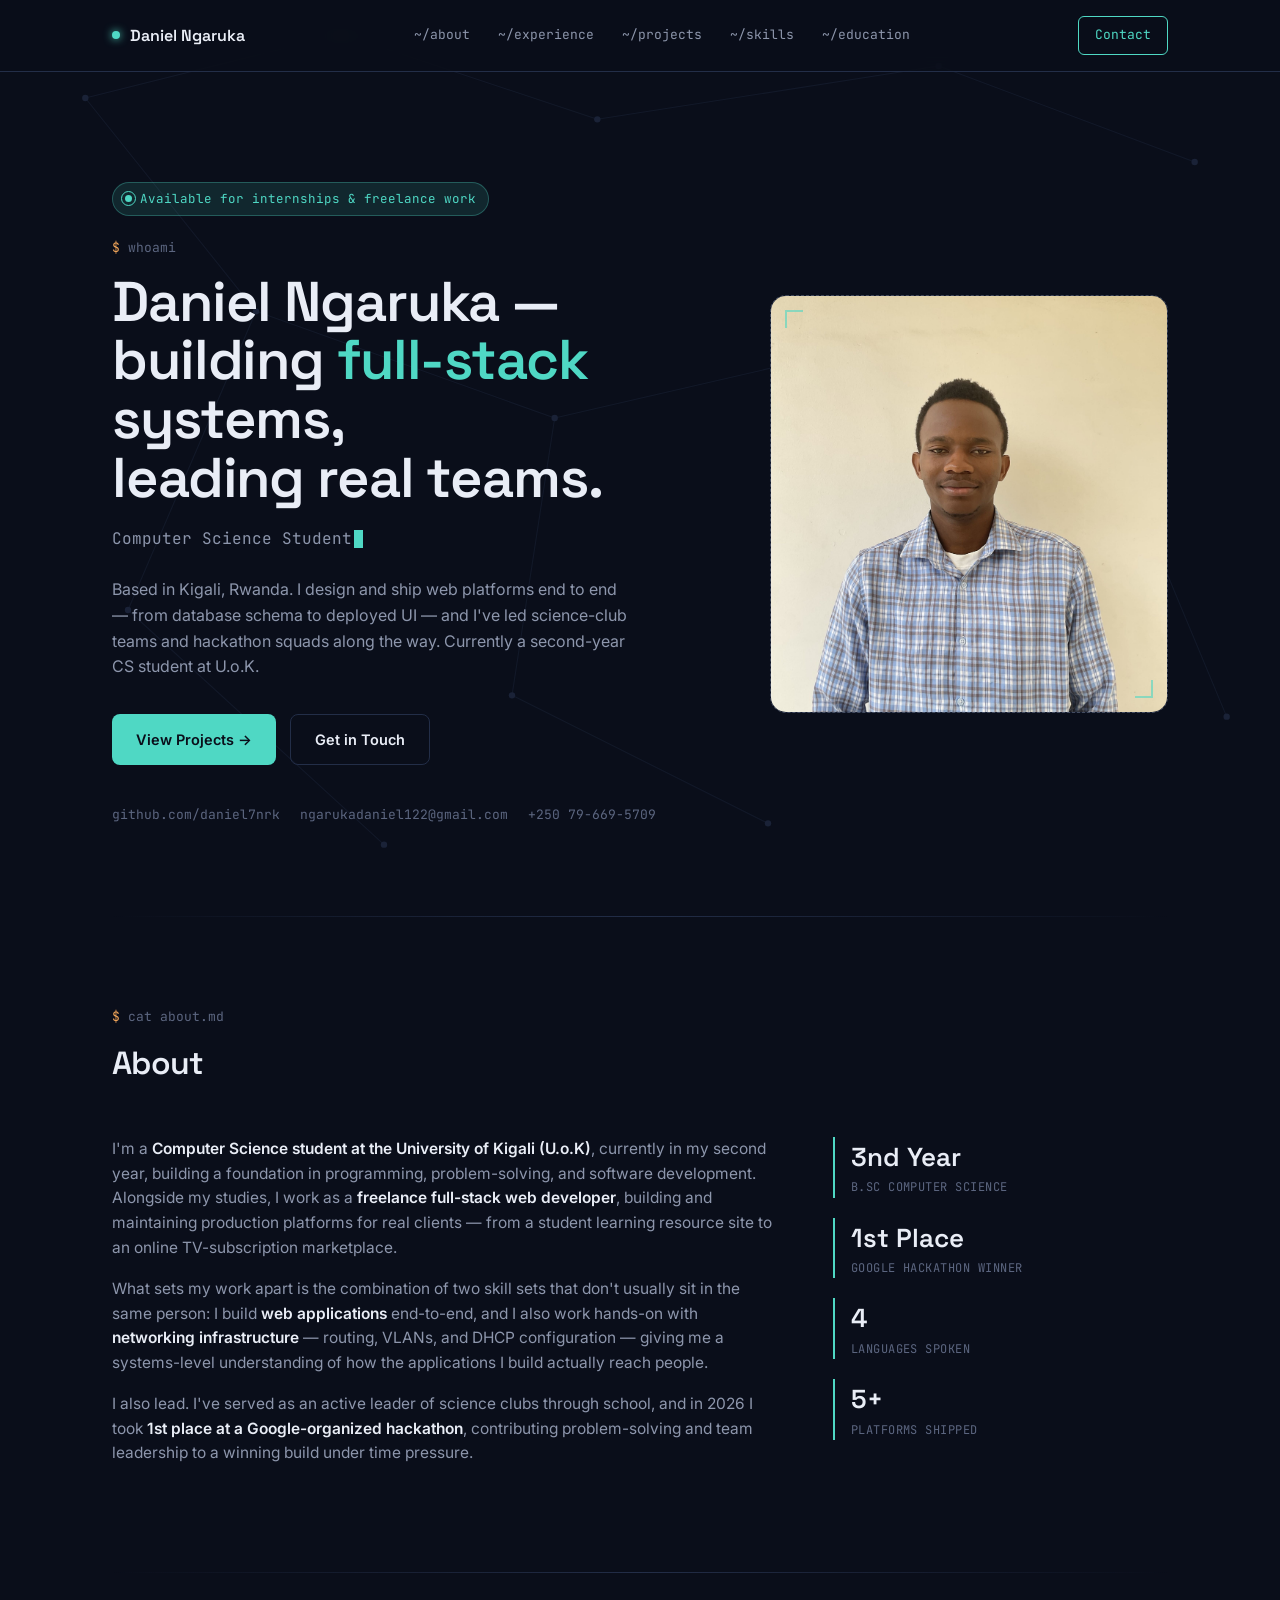
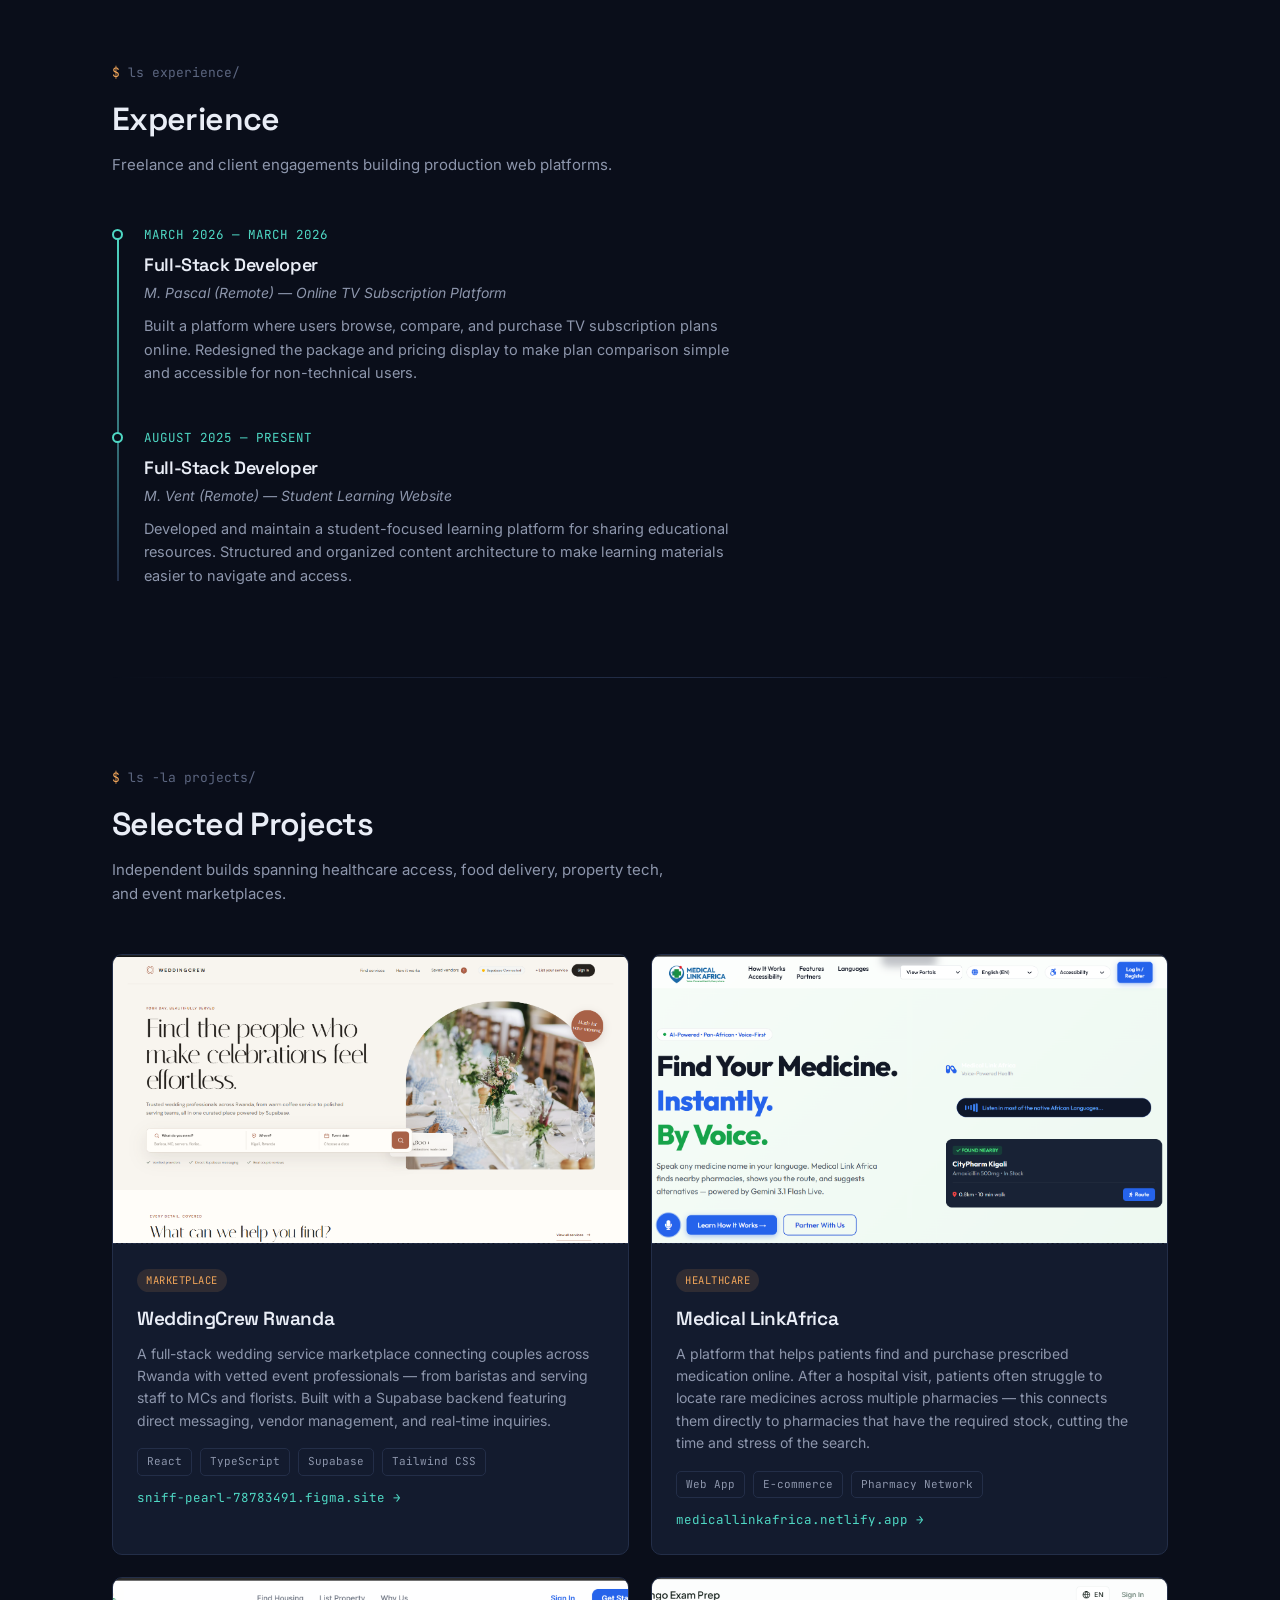
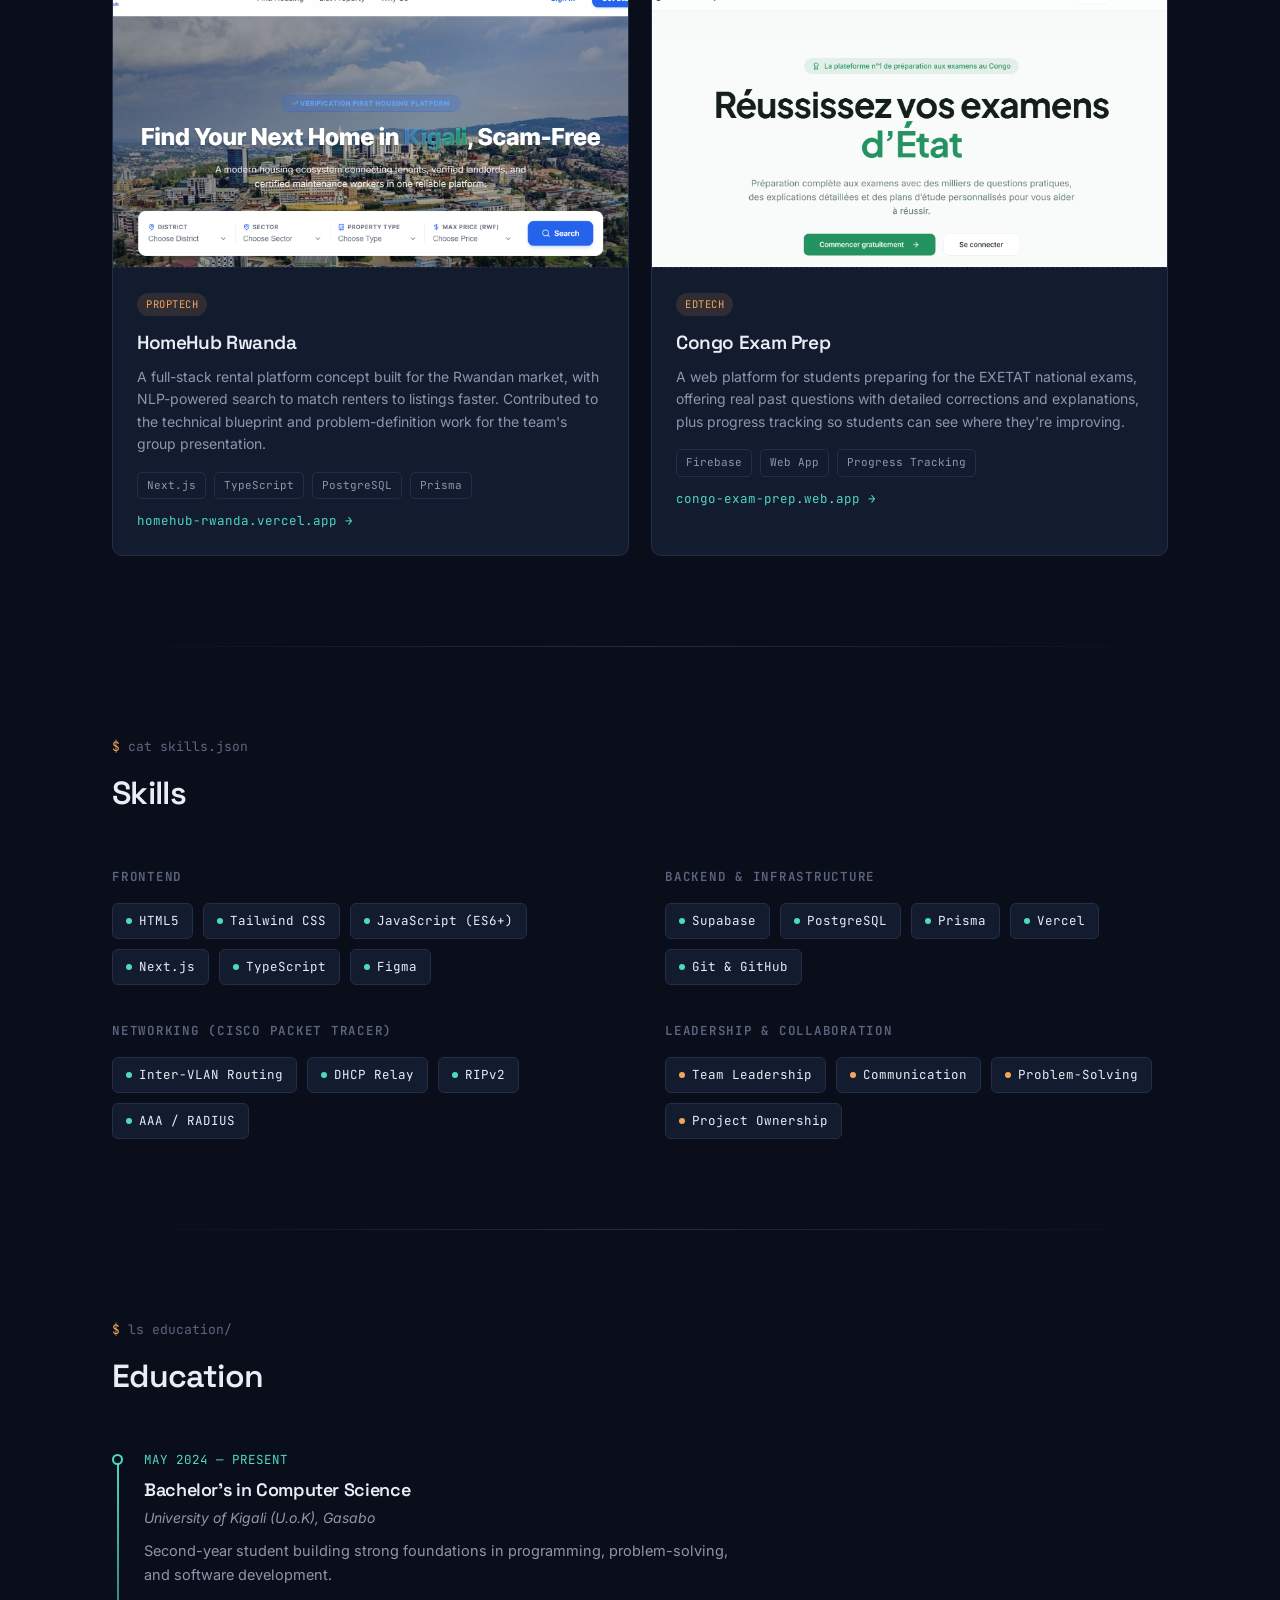
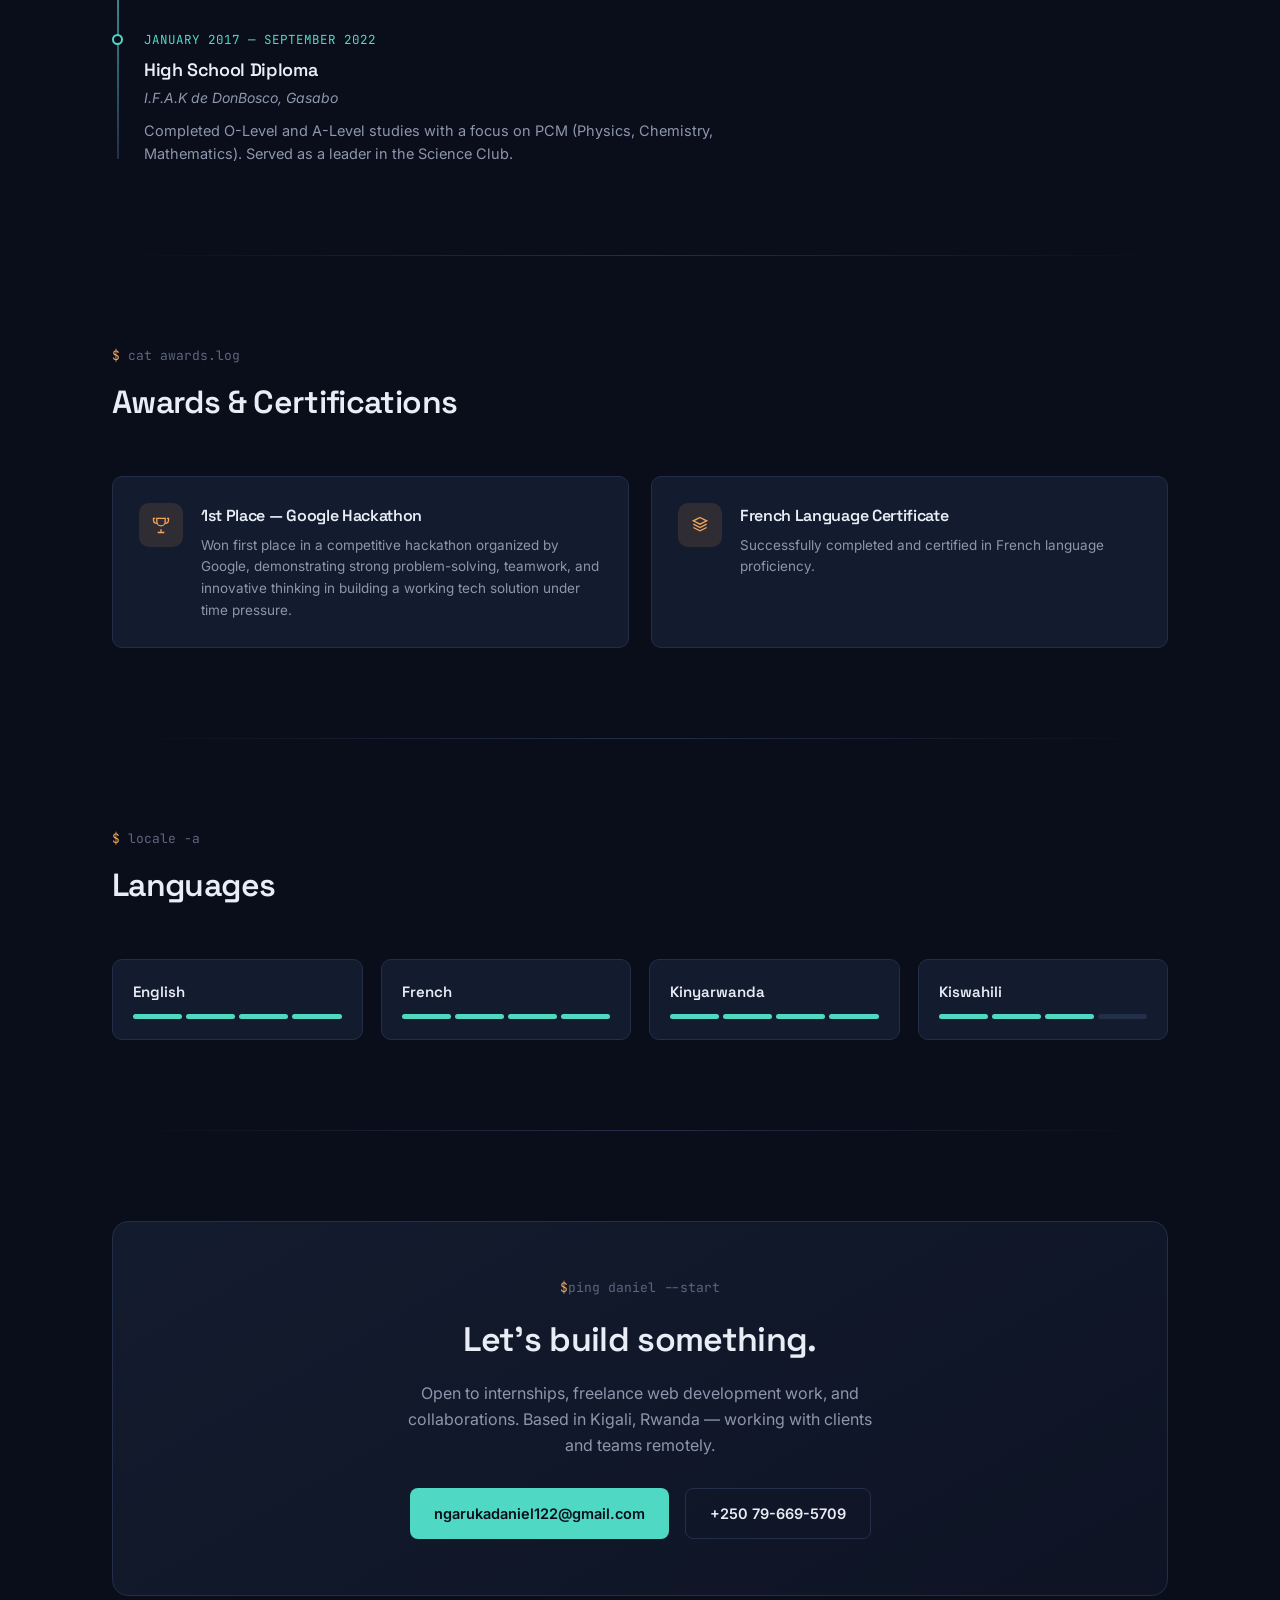
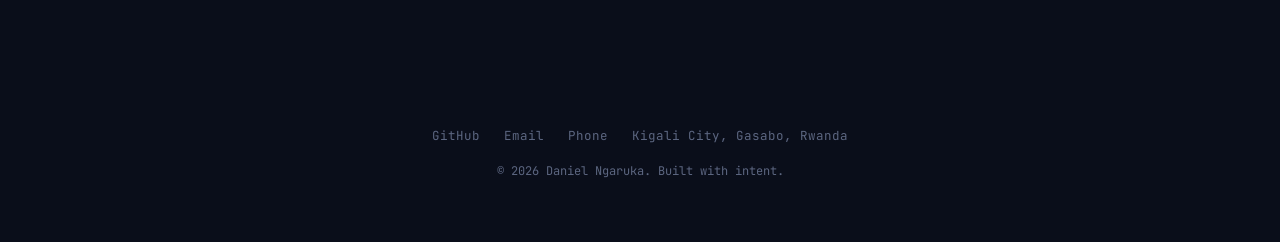
<file: index.html>
<!DOCTYPE html>
<html lang="en">
<head>
<meta charset="UTF-8">
<meta name="viewport" content="width=device-width, initial-scale=1.0">
<title>Daniel Ngaruka — Full-Stack Web Developer</title>
<link rel="preconnect" href="https://fonts.googleapis.com">
<link rel="preconnect" href="https://fonts.gstatic.com" crossorigin>
<link href="https://fonts.googleapis.com/css2?family=Space+Grotesk:wght@400;500;600;700&family=Inter:wght@400;500;600;700&family=JetBrains+Mono:wght@400;500&display=swap" rel="stylesheet">
<link rel="stylesheet" href="css/style.css">
</head>
<body>

<div class="node-field" aria-hidden="true">
  <svg viewBox="0 0 1200 900" preserveAspectRatio="xMidYMid slice">
    <g stroke="#1B2438" stroke-width="1">
      <line x1="80" y1="120" x2="320" y2="60"/>
      <line x1="320" y1="60" x2="560" y2="140"/>
      <line x1="560" y1="140" x2="880" y2="90"/>
      <line x1="880" y1="90" x2="1120" y2="180"/>
      <line x1="80" y1="120" x2="240" y2="320"/>
      <line x1="240" y1="320" x2="520" y2="420"/>
      <line x1="520" y1="420" x2="780" y2="360"/>
      <line x1="780" y1="360" x2="1050" y2="460"/>
      <line x1="1050" y1="460" x2="1150" y2="700"/>
      <line x1="520" y1="420" x2="480" y2="680"/>
      <line x1="480" y1="680" x2="720" y2="800"/>
      <line x1="240" y1="320" x2="120" y2="600"/>
      <line x1="120" y1="600" x2="360" y2="820"/>
    </g>
    <g fill="#2A3654">
      <circle cx="80" cy="120" r="3"/>
      <circle cx="320" cy="60" r="3"/>
      <circle cx="560" cy="140" r="3"/>
      <circle cx="880" cy="90" r="3"/>
      <circle cx="1120" cy="180" r="3"/>
      <circle cx="240" cy="320" r="3"/>
      <circle cx="520" cy="420" r="3"/>
      <circle cx="780" cy="360" r="3"/>
      <circle cx="1050" cy="460" r="3"/>
      <circle cx="1150" cy="700" r="3"/>
      <circle cx="480" cy="680" r="3"/>
      <circle cx="720" cy="800" r="3"/>
      <circle cx="120" cy="600" r="3"/>
      <circle cx="360" cy="820" r="3"/>
    </g>
  </svg>
</div>

<nav>
  <div class="navbar">
    <div class="brand"><span class="dot"></span>Daniel Ngaruka</div>
    <div class="navlinks">
      <a href="#about">~/about</a>
      <a href="#experience">~/experience</a>
      <a href="#projects">~/projects</a>
      <a href="#skills">~/skills</a>
      <a href="#education">~/education</a>
    </div>
    <a href="#contact" class="nav-cta">Contact</a>
    <button class="navtoggle" aria-label="Toggle menu"><span></span><span></span><span></span></button>
  </div>
</nav>

<div class="wrap">

  <!-- HERO -->
  <section class="hero" id="top">
    <div class="hero-copy">
      <div class="status-badge"><span class="pulse-dot"></span>Available for internships &amp; freelance work</div>
      <div class="eyebrow mono">whoami</div>
      <h1>Daniel Ngaruka —<br>building <span class="accent">full-stack</span> systems,<br>leading real teams.</h1>
      <div class="role-line mono"><span id="roleText">Computer Science Student</span><span class="cursor"></span></div>
      <p class="lead">Based in Kigali, Rwanda. I design and ship web platforms end to end — from database schema to deployed UI — and I've led science-club teams and hackathon squads along the way. Currently a second-year CS student at U.o.K.</p>
      <div class="hero-actions">
        <a href="#projects" class="btn btn-primary">View Projects →</a>
        <a href="#contact" class="btn btn-ghost">Get in Touch</a>
      </div>
      <div class="quicklinks">
        <a href="https://github.com/daniel7nrk" target="_blank" rel="noopener">github.com/daniel7nrk</a>
        <a href="mailto:ngarukadaniel122@gmail.com">ngarukadaniel122@gmail.com</a>
        <a href="tel:+250796695709">+250 79-669-5709</a>
      </div>
    </div>
    <div class="hero-media">
      <div class="photo-frame">
        <span class="corner c-tl"></span><span class="corner c-br"></span>
        <img src="assets/myphoto.jpg" alt="Daniel Ngaruka" class="profile-img">
      </div>
    </div>
  </section>

  <div class="divider"></div>

  <!-- ABOUT -->
  <section id="about">
    <div class="section-head reveal">
      <div class="eyebrow mono">cat about.md</div>
      <h2>About</h2>
    </div>
    <div class="about-grid reveal">
      <div>
        <p>I'm a <strong>Computer Science student at the University of Kigali (U.o.K)</strong>, currently in my second year, building a foundation in programming, problem-solving, and software development. Alongside my studies, I work as a <strong>freelance full-stack web developer</strong>, building and maintaining production platforms for real clients — from a student learning resource site to an online TV-subscription marketplace.</p>
        <p>What sets my work apart is the combination of two skill sets that don't usually sit in the same person: I build <strong>web applications</strong> end-to-end, and I also work hands-on with <strong>networking infrastructure</strong> — routing, VLANs, and DHCP configuration — giving me a systems-level understanding of how the applications I build actually reach people.</p>
        <p>I also lead. I've served as an active leader of science clubs through school, and in 2026 I took <strong>1st place at a Google-organized hackathon</strong>, contributing problem-solving and team leadership to a winning build under time pressure.</p>
      </div>
      <div class="stat-list">
        <div class="stat"><div class="num">3nd Year</div><div class="label mono">B.Sc Computer Science</div></div>
        <div class="stat"><div class="num">1st Place</div><div class="label mono">Google Hackathon Winner</div></div>
        <div class="stat"><div class="num">4</div><div class="label mono">Languages Spoken</div></div>
        <div class="stat"><div class="num">5+</div><div class="label mono">Platforms Shipped</div></div>
      </div>
    </div>
  </section>

  <div class="divider"></div>

  <!-- EXPERIENCE -->
  <section id="experience">
    <div class="section-head reveal">
      <div class="eyebrow mono">ls experience/</div>
      <h2>Experience</h2>
      <p>Freelance and client engagements building production web platforms.</p>
    </div>
    <div class="timeline reveal">
      <div class="t-item">
        <span class="t-node"></span>
        <span class="t-date mono">MARCH 2026 — MARCH 2026</span>
        <h3>Full-Stack Developer</h3>
        <div class="t-sub">M. Pascal (Remote) — Online TV Subscription Platform</div>
        <p class="desc">Built a platform where users browse, compare, and purchase TV subscription plans online. Redesigned the package and pricing display to make plan comparison simple and accessible for non-technical users.</p>
      </div>
      <div class="t-item">
        <span class="t-node"></span>
        <span class="t-date mono">AUGUST 2025 — PRESENT</span>
        <h3>Full-Stack Developer</h3>
        <div class="t-sub">M. Vent (Remote) — Student Learning Website</div>
        <p class="desc">Developed and maintain a student-focused learning platform for sharing educational resources. Structured and organized content architecture to make learning materials easier to navigate and access.</p>
      </div>
    </div>
  </section>

  <div class="divider"></div>

  <!-- PROJECTS -->
  <section id="projects">
    <div class="section-head reveal">
      <div class="eyebrow mono">ls -la projects/</div>
      <h2>Selected Projects</h2>
      <p>Independent builds spanning healthcare access, food delivery, property tech, and event marketplaces.</p>
    </div>
    <div class="proj-grid reveal">
      
      <div class="proj-card">
        <div class="proj-thumb">
          <img src="assets/weddingcrew.png" alt="WeddingCrew Rwanda" class="proj-img">
        </div>
        <div class="proj-body">
          <span class="proj-tag">Marketplace</span>
          <h3>WeddingCrew Rwanda</h3>
          <p>A full-stack wedding service marketplace connecting couples across Rwanda with vetted event professionals — from baristas and serving staff to MCs and florists. Built with a Supabase backend featuring direct messaging, vendor management, and real-time inquiries.</p>
          <div class="stack"><span>React</span><span>TypeScript</span><span>Supabase</span><span>Tailwind CSS</span></div>
          <div class="stack" style="margin-top:12px;"><a href="https://sniff-pearl-78783491.figma.site" target="_blank" rel="noopener" style="color:var(--teal); font-family:'JetBrains Mono'; font-size:12.5px;">sniff-pearl-78783491.figma.site →</a></div>
        </div>
      </div>

      <div class="proj-card">
        <div class="proj-thumb">
          <img src="assets/medical%20link.png" alt="Medical LinkAfrica" class="proj-img">
        </div>
        <div class="proj-body">
          <span class="proj-tag">Healthcare</span>
          <h3>Medical LinkAfrica</h3>
          <p>A platform that helps patients find and purchase prescribed medication online. After a hospital visit, patients often struggle to locate rare medicines across multiple pharmacies — this connects them directly to pharmacies that have the required stock, cutting the time and stress of the search.</p>
          <div class="stack"><span>Web App</span><span>E-commerce</span><span>Pharmacy Network</span></div>
          <div class="stack" style="margin-top:12px;"><a href="https://medicallinkafrica.netlify.app/" target="_blank" rel="noopener" style="color:var(--teal); font-family:'JetBrains Mono'; font-size:12.5px;">medicallinkafrica.netlify.app →</a></div>
        </div>
      </div>

<!-- dellibox -->

      <div class="proj-card">
        <div class="proj-thumb">
          <img src="assets/homehub.png" alt="HomeHub Rwanda" class="proj-img">
        </div>
        <div class="proj-body">
          <span class="proj-tag">PropTech</span>
          <h3>HomeHub Rwanda</h3>
          <p>A full-stack rental platform concept built for the Rwandan market, with NLP-powered search to match renters to listings faster. Contributed to the technical blueprint and problem-definition work for the team's group presentation.</p>
          <div class="stack"><span>Next.js</span><span>TypeScript</span><span>PostgreSQL</span><span>Prisma</span></div>
          <div class="stack" style="margin-top:12px;"><a href="https://homehub-rwanda.vercel.app/" target="_blank" rel="noopener" style="color:var(--teal); font-family:'JetBrains Mono'; font-size:12.5px;">homehub-rwanda.vercel.app →</a></div>
        </div>
      </div>

      <div class="proj-card">
        <div class="proj-thumb">
          <img src="assets/congo%20Exam%20Prep.png" alt="Congo Exam Prep" class="proj-img">
        </div>
        <div class="proj-body">
          <span class="proj-tag">EdTech</span>
          <h3>Congo Exam Prep</h3>
          <p>A web platform for students preparing for the EXETAT national exams, offering real past questions with detailed corrections and explanations, plus progress tracking so students can see where they're improving.</p>
          <div class="stack"><span>Firebase</span><span>Web App</span><span>Progress Tracking</span></div>
          <div class="stack" style="margin-top:12px;"><a href="https://congo-exam-prep.web.app/" target="_blank" rel="noopener" style="color:var(--teal); font-family:'JetBrains Mono'; font-size:12.5px;">congo-exam-prep.web.app →</a></div>
        </div>
      </div>


    </div>
  </section>

  <div class="divider"></div>

  <!-- SKILLS -->
  <section id="skills">
    <div class="section-head reveal">
      <div class="eyebrow mono">cat skills.json</div>
      <h2>Skills</h2>
    </div>
    <div class="skill-groups reveal">
      <div class="skill-group">
        <h4>Frontend</h4>
        <div class="pill-row">
          <span class="pill"><span class="ind"></span>HTML5</span>
          <span class="pill"><span class="ind"></span>Tailwind CSS</span>
          <span class="pill"><span class="ind"></span>JavaScript (ES6+)</span>
          <span class="pill"><span class="ind"></span>Next.js</span>
          <span class="pill"><span class="ind"></span>TypeScript</span>
          <span class="pill"><span class="ind"></span>Figma</span>
        </div>
      </div>
      <div class="skill-group">
        <h4>Backend &amp; Infrastructure</h4>
        <div class="pill-row">
          <span class="pill"><span class="ind"></span>Supabase</span>
          <span class="pill"><span class="ind"></span>PostgreSQL</span>
          <span class="pill"><span class="ind"></span>Prisma</span>
          <span class="pill"><span class="ind"></span>Vercel</span>
          <span class="pill"><span class="ind"></span>Git &amp; GitHub</span>
        </div>
      </div>
      <div class="skill-group">
        <h4>Networking (Cisco Packet Tracer)</h4>
        <div class="pill-row">
          <span class="pill"><span class="ind"></span>Inter-VLAN Routing</span>
          <span class="pill"><span class="ind"></span>DHCP Relay</span>
          <span class="pill"><span class="ind"></span>RIPv2</span>
          <span class="pill"><span class="ind"></span>AAA / RADIUS</span>
        </div>
      </div>
      <div class="skill-group">
        <h4>Leadership &amp; Collaboration</h4>
        <div class="pill-row">
          <span class="pill amber"><span class="ind"></span>Team Leadership</span>
          <span class="pill amber"><span class="ind"></span>Communication</span>
          <span class="pill amber"><span class="ind"></span>Problem-Solving</span>
          <span class="pill amber"><span class="ind"></span>Project Ownership</span>
        </div>
      </div>
    </div>
  </section>

  <div class="divider"></div>

  <!-- EDUCATION -->
  <section id="education">
    <div class="section-head reveal">
      <div class="eyebrow mono">ls education/</div>
      <h2>Education</h2>
    </div>
    <div class="timeline reveal">
      <div class="t-item">
        <span class="t-node"></span>
        <span class="t-date mono">MAY 2024 — PRESENT</span>
        <h3>Bachelor's in Computer Science</h3>
        <div class="t-sub">University of Kigali (U.o.K), Gasabo</div>
        <p class="desc">Second-year student building strong foundations in programming, problem-solving, and software development.</p>
      </div>
      <div class="t-item">
        <span class="t-node"></span>
        <span class="t-date mono">JANUARY 2017 — SEPTEMBER 2022</span>
        <h3>High School Diploma</h3>
        <div class="t-sub">I.F.A.K de DonBosco, Gasabo</div>
        <p class="desc">Completed O-Level and A-Level studies with a focus on PCM (Physics, Chemistry, Mathematics). Served as a leader in the Science Club.</p>
      </div>
    </div>
  </section>

  <div class="divider"></div>

  <!-- AWARDS -->
  <section id="awards">
    <div class="section-head reveal">
      <div class="eyebrow mono">cat awards.log</div>
      <h2>Awards &amp; Certifications</h2>
    </div>
    <div class="award-grid reveal">
      <div class="award-card">
        <div class="award-icon">
          <svg width="20" height="20" viewBox="0 0 24 24" fill="none" stroke="currentColor" stroke-width="1.6"><path d="M8 21h8M12 17v4M7 4h10v4a5 5 0 01-10 0V4z"/><path d="M5 4H3v2a4 4 0 004 4M19 4h2v2a4 4 0 01-4 4"/></svg>
        </div>
        <div>
          <h4>1st Place — Google Hackathon</h4>
          <p>Won first place in a competitive hackathon organized by Google, demonstrating strong problem-solving, teamwork, and innovative thinking in building a working tech solution under time pressure.</p>
        </div>
      </div>
      <div class="award-card">
        <div class="award-icon">
          <svg width="20" height="20" viewBox="0 0 24 24" fill="none" stroke="currentColor" stroke-width="1.6"><path d="M12 3l8 4-8 4-8-4 8-4zM4 11l8 4 8-4M4 15l8 4 8-4"/></svg>
        </div>
        <div>
          <h4>French Language Certificate</h4>
          <p>Successfully completed and certified in French language proficiency.</p>
        </div>
      </div>
    </div>
  </section>

  <div class="divider"></div>

  <!-- LANGUAGES -->
  <section id="languages">
    <div class="section-head reveal">
      <div class="eyebrow mono">locale -a</div>
      <h2>Languages</h2>
    </div>
    <div class="lang-row reveal">
      <div class="lang-card"><div class="name">English</div><div class="lang-bar"><span class="seg on"></span><span class="seg on"></span><span class="seg on"></span><span class="seg on"></span></div></div>
      <div class="lang-card"><div class="name">French</div><div class="lang-bar"><span class="seg on"></span><span class="seg on"></span><span class="seg on"></span><span class="seg on"></span></div></div>
      <div class="lang-card"><div class="name">Kinyarwanda</div><div class="lang-bar"><span class="seg on"></span><span class="seg on"></span><span class="seg on"></span><span class="seg on"></span></div></div>
      <div class="lang-card"><div class="name">Kiswahili</div><div class="lang-bar"><span class="seg on"></span><span class="seg on"></span><span class="seg on"></span><span class="seg"></span></div></div>
    </div>
  </section>

  <div class="divider"></div>

  <!-- CONTACT -->
  <section id="contact">
    <div class="contact-box reveal">
      <div class="eyebrow mono" style="justify-content:center; display:flex;">ping daniel --start</div>
      <h2>Let's build something.</h2>
      <p>Open to internships, freelance web development work, and collaborations. Based in Kigali, Rwanda — working with clients and teams remotely.</p>
      <div class="contact-actions">
        <a href="mailto:ngarukadaniel122@gmail.com" class="btn btn-primary">ngarukadaniel122@gmail.com</a>
        <a href="tel:+250796695709" class="btn btn-ghost">+250 79-669-5709</a>
      </div>
    </div>
  </section>

</div>

<footer>
  <div class="foot-links">
    <a href="https://github.com/daniel7nrk" target="_blank" rel="noopener">GitHub</a>
    <a href="mailto:ngarukadaniel122@gmail.com">Email</a>
    <a href="tel:+250796695709">Phone</a>
    <span>Kigali City, Gasabo, Rwanda</span>
  </div>
  <div class="copy mono">© 2026 Daniel Ngaruka. Built with intent.</div>
</footer>

<script src="js/main.js" defer></script>
</body>
</html>
</file>
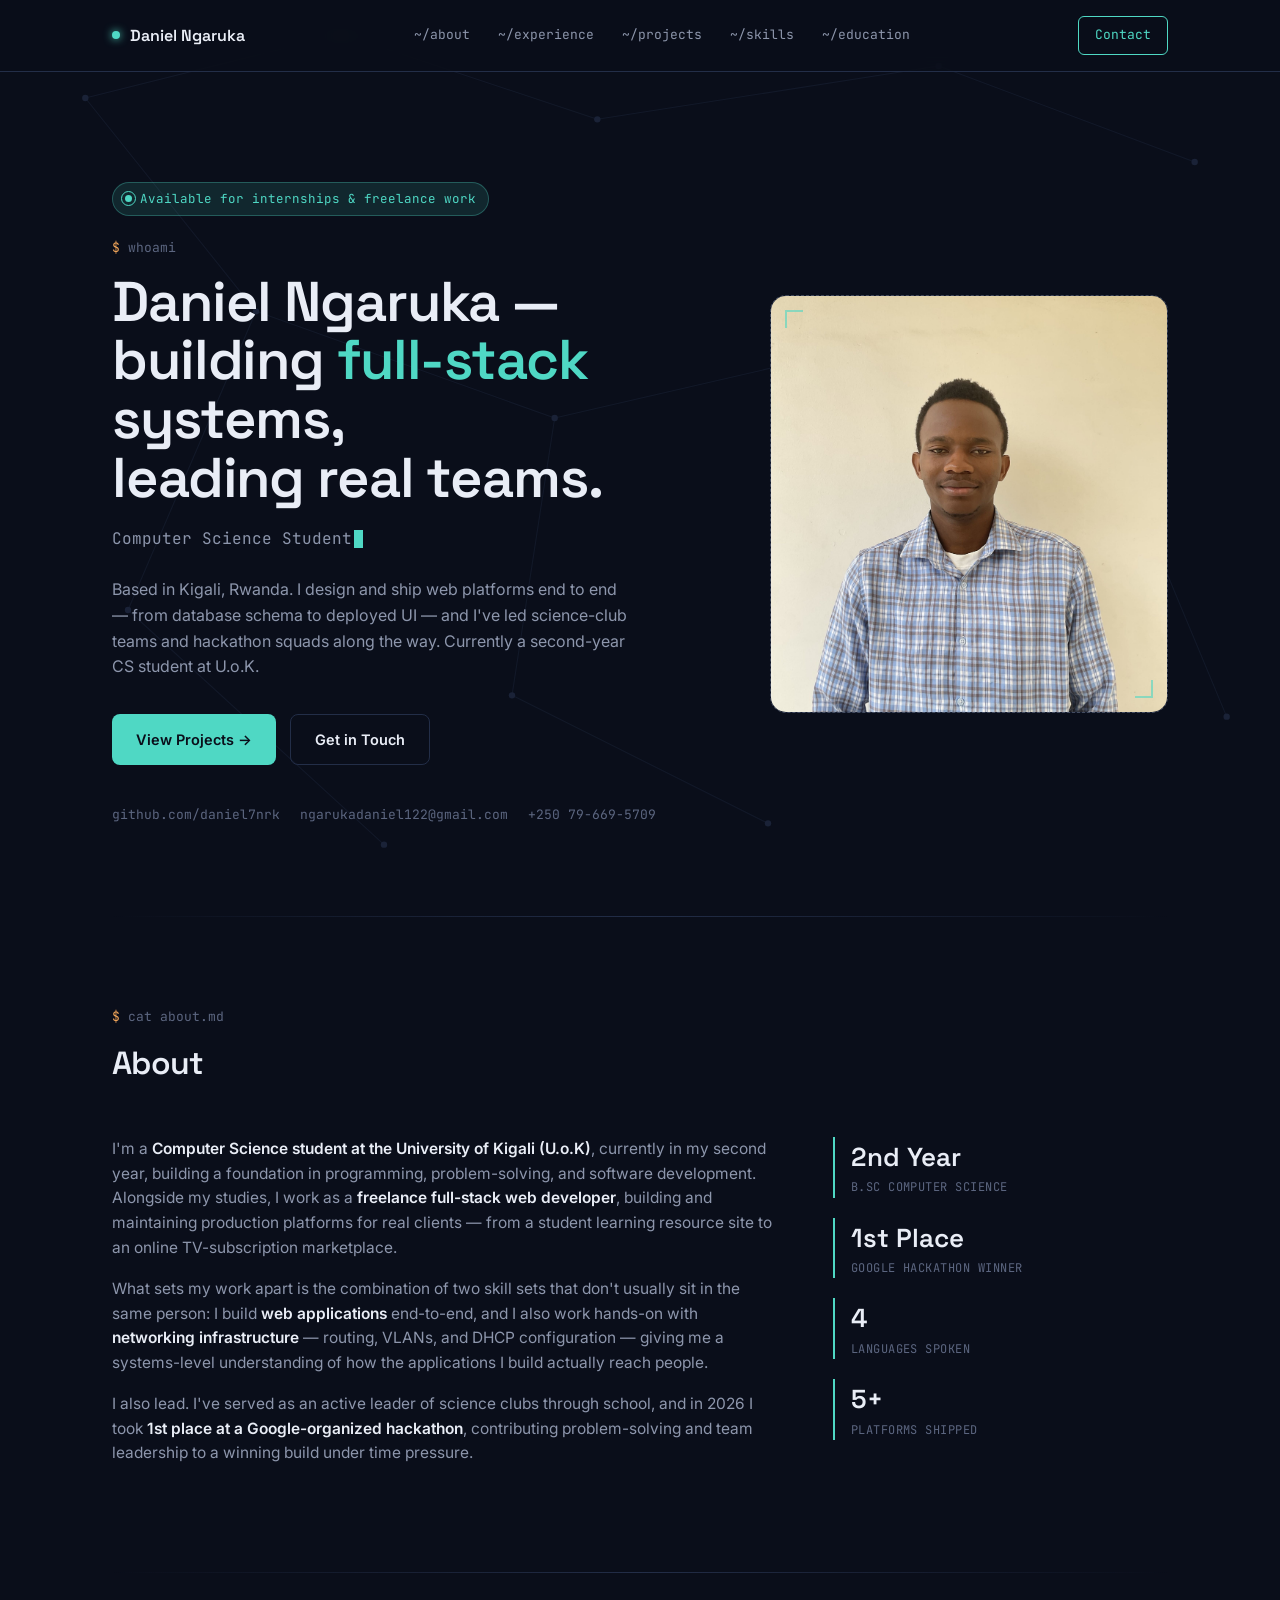
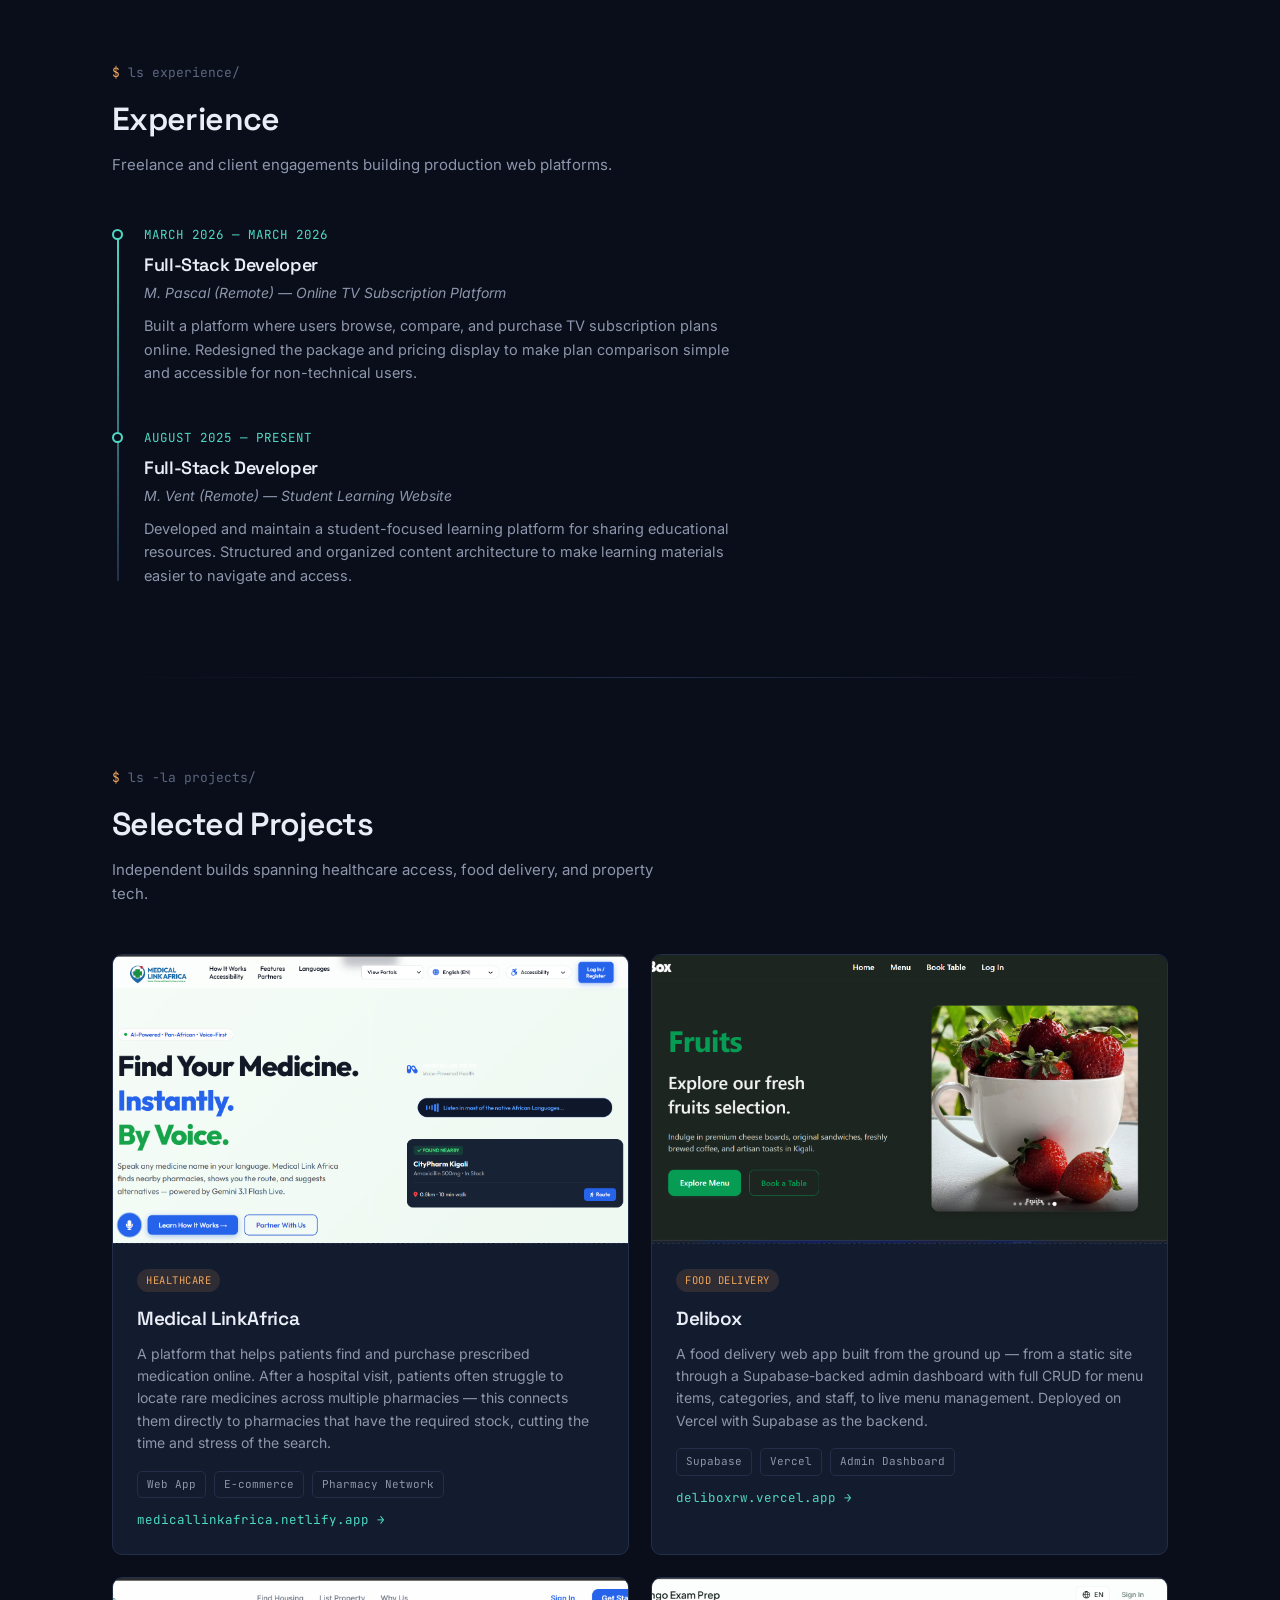
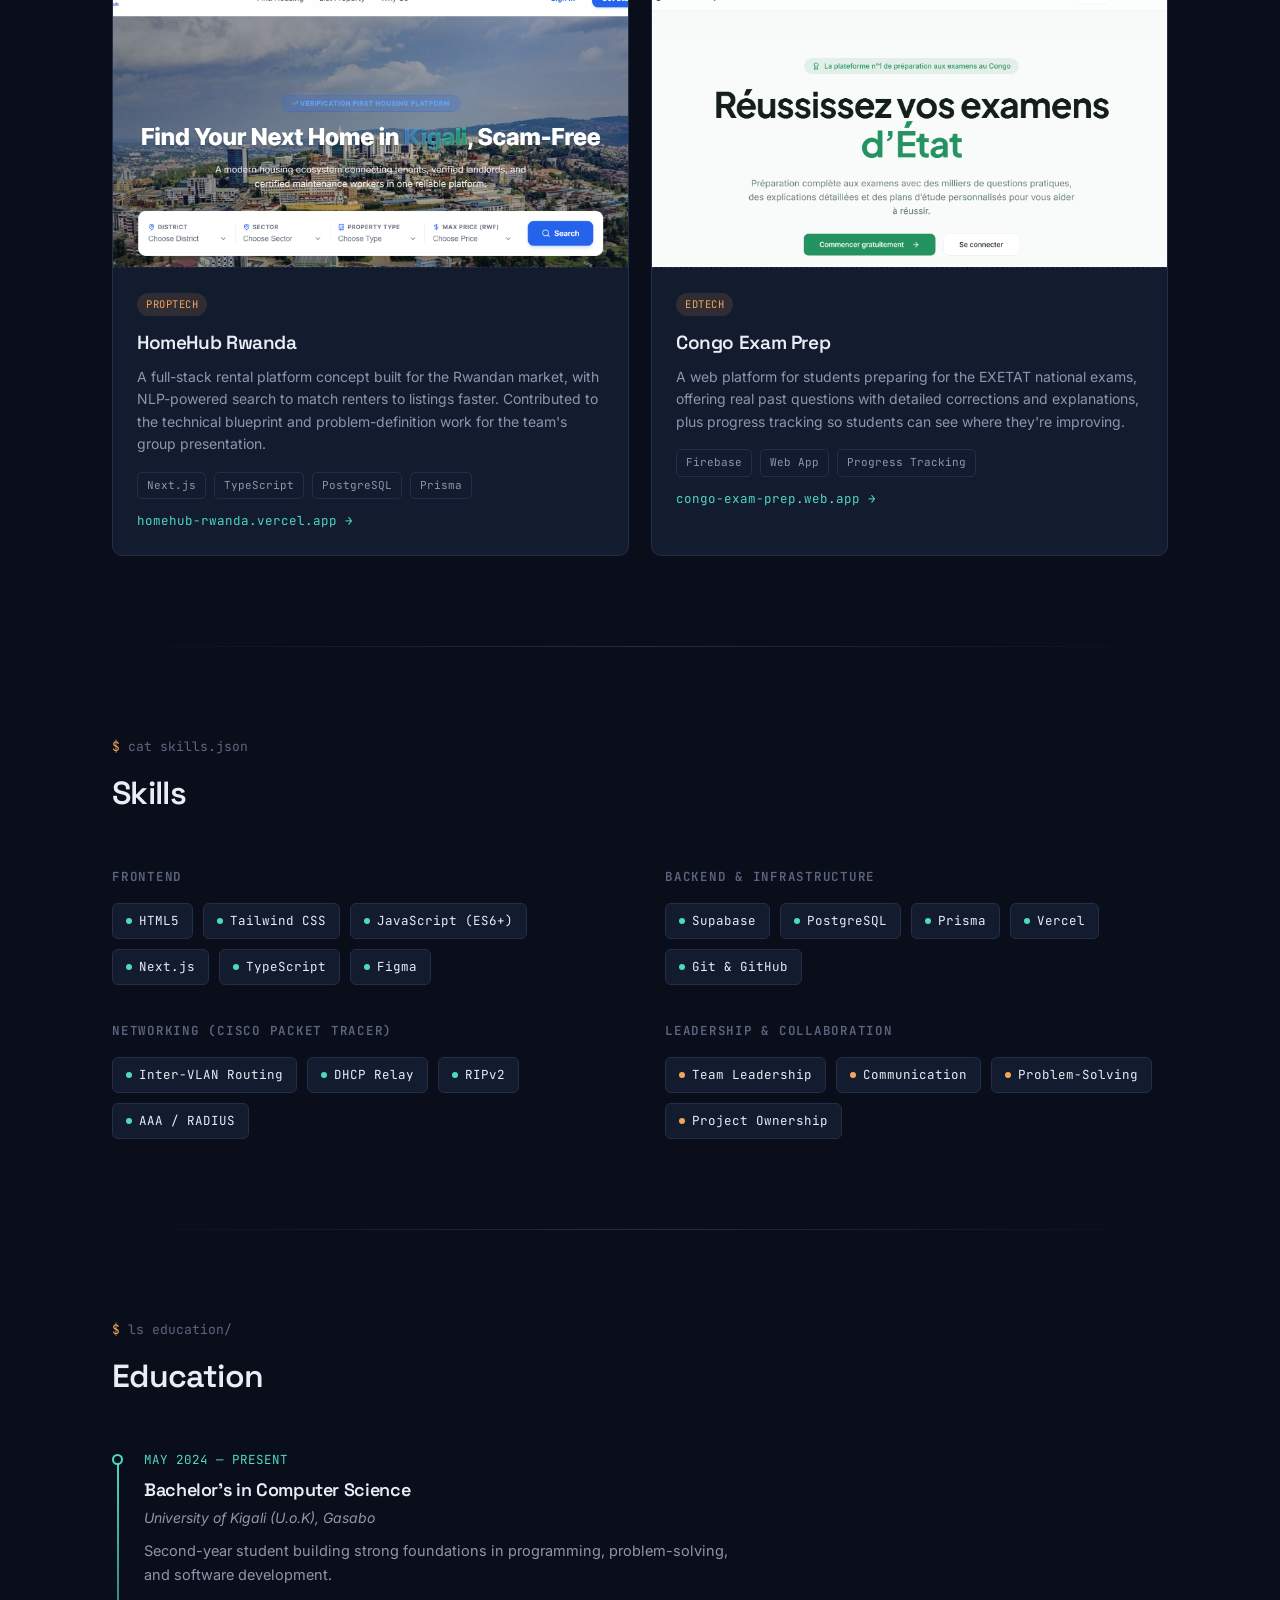
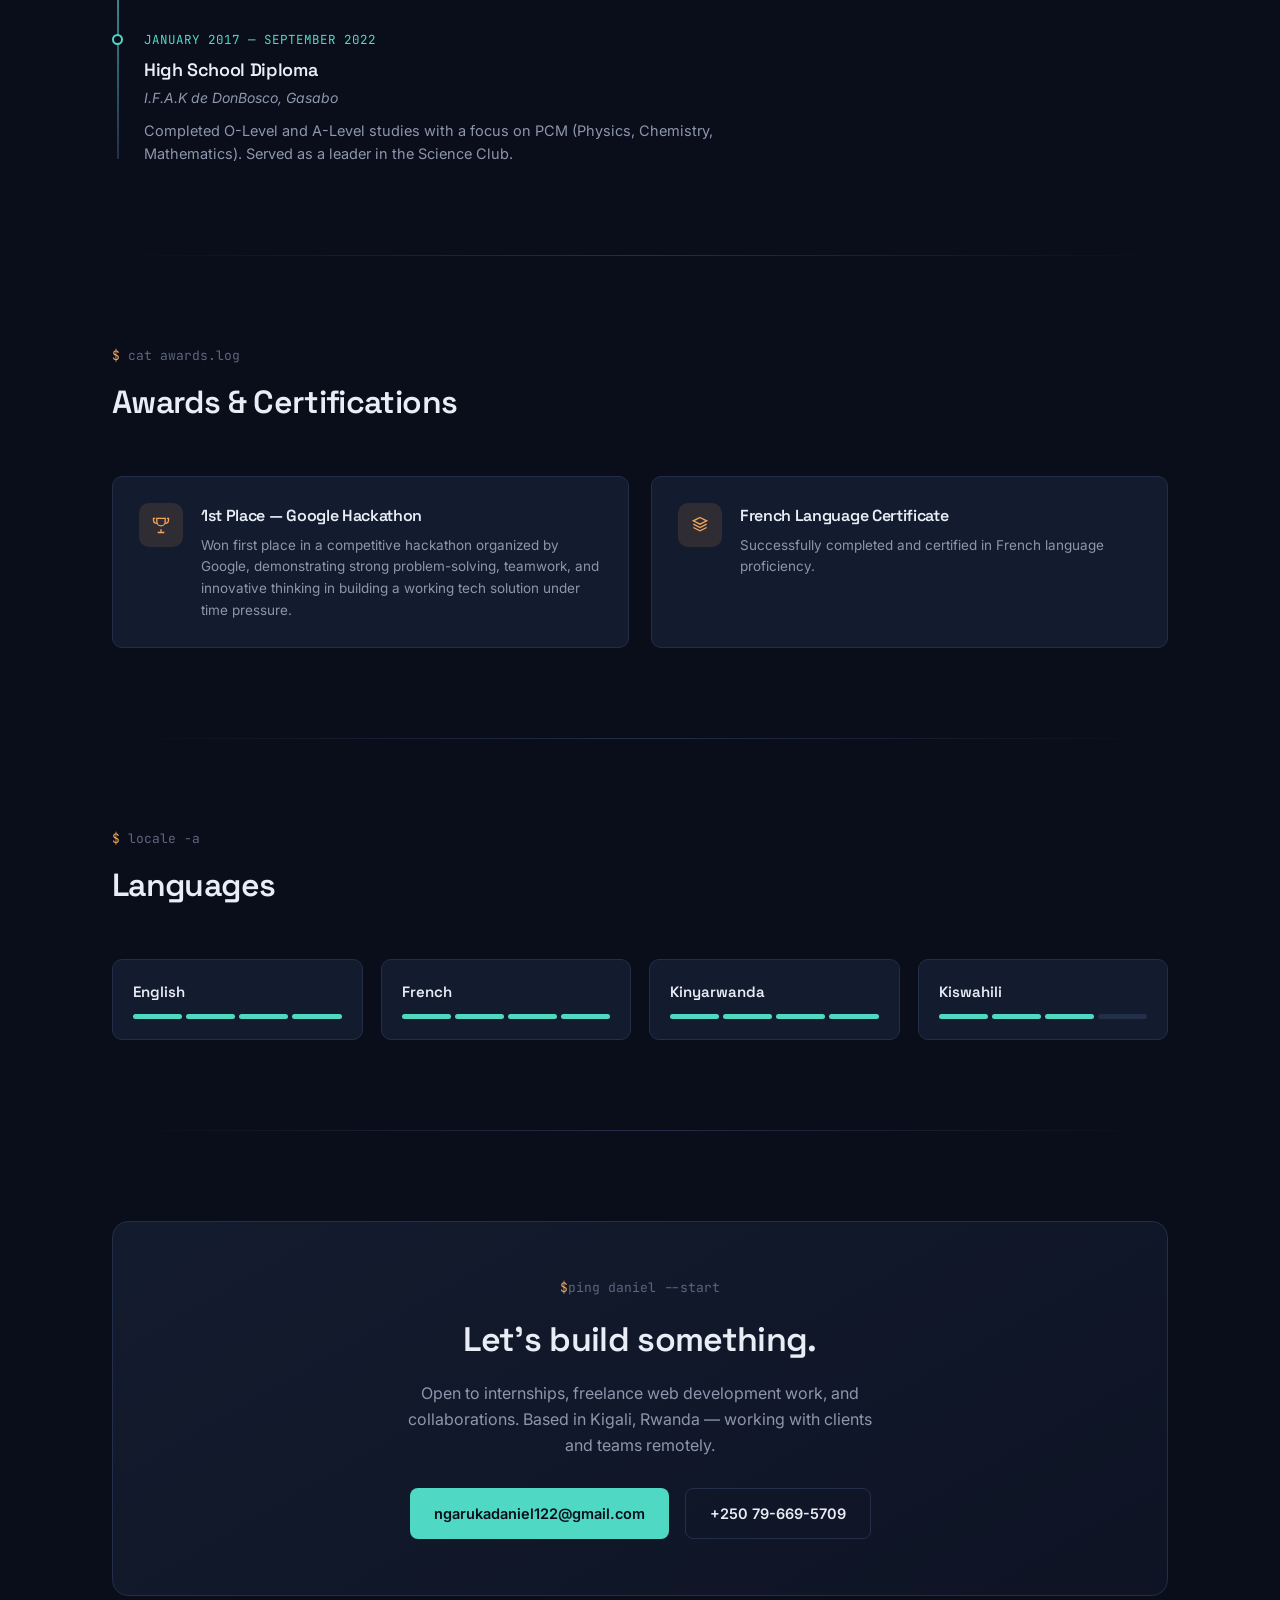
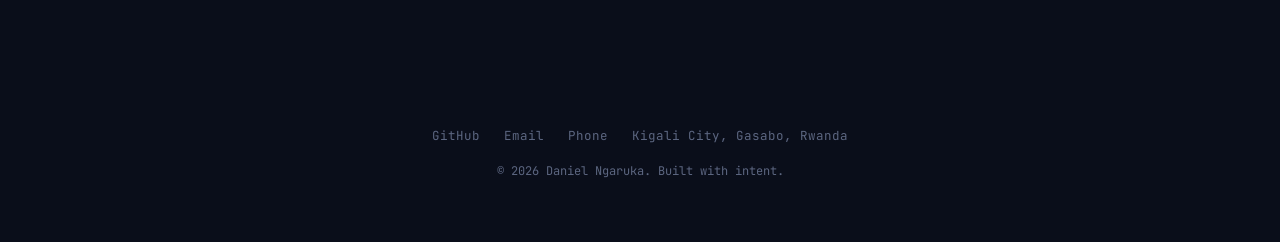
<file: daniel-ngaruka-portfolio.html>
<!DOCTYPE html>
<html lang="en">
<head>
<meta charset="UTF-8">
<meta name="viewport" content="width=device-width, initial-scale=1.0">
<title>Daniel Ngaruka — Full-Stack Web Developer</title>
<link rel="preconnect" href="https://fonts.googleapis.com">
<link rel="preconnect" href="https://fonts.gstatic.com" crossorigin>
<link href="https://fonts.googleapis.com/css2?family=Space+Grotesk:wght@400;500;600;700&family=Inter:wght@400;500;600;700&family=JetBrains+Mono:wght@400;500&display=swap" rel="stylesheet">
<style>
  :root{
    --bg: #0A0E1A;
    --bg-elevated: #0E1424;
    --surface: #131B2E;
    --surface-2: #171F35;
    --border: #232E48;
    --text: #E9EDF6;
    --text-muted: #8D96AC;
    --text-dim: #5C6680;
    --teal: #4FD8C4;
    --teal-dim: rgba(79,216,196,0.12);
    --amber: #F2A65A;
    --amber-dim: rgba(242,166,90,0.12);
    --radius: 10px;
    --maxw: 1120px;
  }
  *{box-sizing:border-box; margin:0; padding:0;}
  html{scroll-behavior:smooth;}
  body{
    background:var(--bg);
    color:var(--text);
    font-family:'Inter', sans-serif;
    font-size:16px;
    line-height:1.6;
    -webkit-font-smoothing:antialiased;
    overflow-x:hidden;
  }
  h1,h2,h3,h4{font-family:'Space Grotesk', sans-serif; font-weight:600; letter-spacing:-0.02em;}
  .mono{font-family:'JetBrains Mono', monospace;}
  a{color:inherit; text-decoration:none;}
  ::selection{background:var(--teal-dim); color:var(--teal);}
  :focus-visible{outline:2px solid var(--teal); outline-offset:3px;}

  /* background node field */
  .node-field{
    position:fixed; inset:0; z-index:0; pointer-events:none; opacity:0.5;
  }
  .node-field svg{width:100%; height:100%;}

  .wrap{max-width:var(--maxw); margin:0 auto; padding:0 32px; position:relative; z-index:2;}

  /* NAV */
  nav{
    position:sticky; top:0; z-index:50;
    backdrop-filter:blur(14px);
    background:rgba(10,14,26,0.72);
    border-bottom:1px solid var(--border);
  }
  .navbar{
    max-width:var(--maxw); margin:0 auto; padding:16px 32px;
    display:flex; align-items:center; justify-content:space-between;
  }
  .brand{display:flex; align-items:center; gap:10px; font-family:'Space Grotesk'; font-weight:600; font-size:16px;}
  .brand .dot{width:8px; height:8px; border-radius:50%; background:var(--teal); box-shadow:0 0 8px var(--teal);}
  .navlinks{display:flex; gap:28px; font-family:'JetBrains Mono'; font-size:13px; color:var(--text-muted);}
  .navlinks a{transition:color .2s;}
  .navlinks a:hover{color:var(--teal);}
  .nav-cta{
    font-family:'JetBrains Mono'; font-size:13px; padding:8px 16px;
    border:1px solid var(--teal); border-radius:6px; color:var(--teal);
    transition:all .2s;
  }
  .nav-cta:hover{background:var(--teal-dim);}
  .navtoggle{display:none; flex-direction:column; gap:4px; cursor:pointer; background:none; border:none;}
  .navtoggle span{width:22px; height:2px; background:var(--text);}

  /* HERO */
  .hero{
    padding:110px 0 90px;
    display:grid; grid-template-columns:1.2fr 0.8fr; gap:60px; align-items:center;
  }
  .status-badge{
    display:inline-flex; align-items:center; gap:8px;
    font-family:'JetBrains Mono'; font-size:12.5px; color:var(--teal);
    background:var(--teal-dim); border:1px solid rgba(79,216,196,0.3);
    padding:6px 12px; border-radius:20px; margin-bottom:22px;
  }
  .pulse-dot{width:7px; height:7px; border-radius:50%; background:var(--teal); position:relative;}
  .pulse-dot::after{
    content:''; position:absolute; inset:-4px; border-radius:50%;
    border:1px solid var(--teal); animation:pulse 2s infinite;
  }
  @keyframes pulse{ 0%{transform:scale(0.6); opacity:1;} 100%{transform:scale(2); opacity:0;} }

  .eyebrow{font-family:'JetBrains Mono'; font-size:13px; color:var(--text-dim); margin-bottom:14px;}
  .eyebrow::before{content:'$ '; color:var(--amber);}

  .hero h1{font-size:56px; line-height:1.05; margin-bottom:18px;}
  .hero h1 .accent{color:var(--teal);}
  .role-line{
    font-family:'JetBrains Mono'; font-size:16px; color:var(--text-muted);
    min-height:24px; margin-bottom:26px; display:flex; align-items:center;
  }
  .role-line .cursor{display:inline-block; width:9px; height:18px; background:var(--teal); margin-left:2px; animation:blink 1s steps(1) infinite;}
  @keyframes blink{50%{opacity:0;}}

  .hero p.lead{color:var(--text-muted); max-width:520px; margin-bottom:34px; font-size:16px;}

  .hero-actions{display:flex; gap:14px; flex-wrap:wrap; margin-bottom:40px;}
  .btn{
    font-family:'Inter'; font-weight:600; font-size:14.5px;
    padding:13px 24px; border-radius:8px; display:inline-flex; align-items:center; gap:8px;
    transition:all .2s ease; cursor:pointer;
  }
  .btn-primary{background:var(--teal); color:#0A0E1A;}
  .btn-primary:hover{transform:translateY(-2px); box-shadow:0 8px 24px rgba(79,216,196,0.25);}
  .btn-ghost{border:1px solid var(--border); color:var(--text);}
  .btn-ghost:hover{border-color:var(--teal); color:var(--teal);}

  .quicklinks{display:flex; gap:20px; font-family:'JetBrains Mono'; font-size:13px; color:var(--text-dim);}
  .quicklinks a{display:flex; align-items:center; gap:6px; transition:color .2s;}
  .quicklinks a:hover{color:var(--text);}

  /* photo frame */
  .photo-frame{
    position:relative; width:100%; aspect-ratio:1/1.05; border-radius:16px;
    border:1.5px dashed rgba(141,150,172,0.4);
    background:linear-gradient(160deg, var(--surface), var(--bg-elevated));
    display:flex; flex-direction:column; align-items:center; justify-content:center;
    gap:14px; overflow:hidden;
  }
  .photo-frame::before{
    content:''; position:absolute; inset:0;
    background-image:radial-gradient(circle at 1px 1px, rgba(255,255,255,0.06) 1px, transparent 0);
    background-size:18px 18px;
  }
  .photo-frame .icon{
    width:64px; height:64px; border-radius:50%; border:1.5px solid var(--text-dim);
    display:flex; align-items:center; justify-content:center; color:var(--text-dim);
    position:relative; z-index:1;
  }
  .photo-frame .cap{font-family:'JetBrains Mono'; font-size:12px; color:var(--text-dim); position:relative; z-index:1; text-align:center; padding:0 30px;}
  .photo-frame .corner{position:absolute; width:18px; height:18px; border:2px solid var(--teal); opacity:0.6; z-index:2;}
  .photo-frame .c-tl{top:14px; left:14px; border-right:none; border-bottom:none;}
  .photo-frame .c-br{bottom:14px; right:14px; border-left:none; border-top:none;}
  .photo-frame img.profile-img{width:100%; height:100%; object-fit:cover; position:relative; z-index:1;}

  /* SECTION shared */
  section{padding:90px 0; position:relative;}
  .section-head{margin-bottom:48px;}
  .section-head h2{font-size:32px; margin-bottom:8px;}
  .section-head .eyebrow{margin-bottom:10px;}
  .section-head p{color:var(--text-muted); max-width:560px; font-size:15px;}

  .divider{height:1px; background:linear-gradient(90deg, transparent, var(--border), transparent);}

  /* ABOUT */
  .about-grid{display:grid; grid-template-columns:2fr 1fr; gap:50px;}
  .about-grid p{color:var(--text-muted); margin-bottom:16px; font-size:15.5px;}
  .about-grid p strong{color:var(--text); font-weight:600;}
  .stat-list{display:flex; flex-direction:column; gap:20px;}
  .stat{border-left:2px solid var(--teal); padding-left:16px;}
  .stat .num{font-family:'Space Grotesk'; font-size:26px; font-weight:600;}
  .stat .label{font-family:'JetBrains Mono'; font-size:12px; color:var(--text-dim); text-transform:uppercase; letter-spacing:0.04em;}

  /* TIMELINE (experience & education) */
  .timeline{position:relative; padding-left:32px;}
  .timeline::before{
    content:''; position:absolute; left:5px; top:6px; bottom:6px; width:1.5px;
    background:linear-gradient(var(--teal), var(--border));
  }
  .t-item{position:relative; padding-bottom:44px;}
  .t-item:last-child{padding-bottom:0;}
  .t-node{
    position:absolute; left:-32px; top:4px; width:11px; height:11px; border-radius:50%;
    background:var(--bg); border:2px solid var(--teal);
  }
  .t-date{font-family:'JetBrains Mono'; font-size:12.5px; color:var(--teal); margin-bottom:6px; display:block;}
  .t-item h3{font-size:18px; margin-bottom:2px;}
  .t-item .t-sub{color:var(--text-muted); font-size:14px; margin-bottom:10px; font-style:italic;}
  .t-item p.desc{color:var(--text-muted); font-size:14.5px; max-width:600px;}

  /* PROJECTS */
  .proj-grid{display:grid; grid-template-columns:repeat(2, 1fr); gap:22px;}
  .proj-card{
    background:var(--surface); border:1px solid var(--border); border-radius:var(--radius);
    padding:0; overflow:hidden; display:flex; flex-direction:column;
    transition:transform .25s ease, border-color .25s ease;
  }
  .proj-card:hover{transform:translateY(-4px); border-color:rgba(79,216,196,0.4);}
  .proj-thumb{
    aspect-ratio:16/9; border-bottom:1px dashed var(--border);
    background:repeating-linear-gradient(135deg, var(--bg-elevated), var(--bg-elevated) 10px, var(--surface-2) 10px, var(--surface-2) 20px);
    display:flex; align-items:center; justify-content:center;
    font-family:'JetBrains Mono'; font-size:11.5px; color:var(--text-dim); letter-spacing:0.03em;
    overflow:hidden;
  }
  .proj-thumb img.proj-img{
    width:100%; height:100%; object-fit:cover; transition:transform .3s ease;
  }
  .proj-card:hover .proj-img{
    transform:scale(1.05);
  }
  .proj-body{padding:22px 24px 24px;}
  .proj-tag{
    display:inline-block; font-family:'JetBrains Mono'; font-size:10.5px; color:var(--amber);
    background:var(--amber-dim); padding:3px 9px; border-radius:20px; margin-bottom:12px;
    text-transform:uppercase; letter-spacing:0.05em;
  }
  .proj-card h3{font-size:19px; margin-bottom:8px;}
  .proj-card p{color:var(--text-muted); font-size:14px; margin-bottom:16px;}
  .stack{display:flex; flex-wrap:wrap; gap:8px;}
  .stack span{
    font-family:'JetBrains Mono'; font-size:11px; color:var(--text-muted);
    border:1px solid var(--border); padding:4px 9px; border-radius:5px;
  }

  /* SKILLS */
  .skill-groups{display:grid; grid-template-columns:repeat(2, 1fr); gap:36px 50px;}
  .skill-group h4{font-family:'JetBrains Mono'; font-size:12.5px; color:var(--text-dim); text-transform:uppercase; letter-spacing:0.06em; margin-bottom:16px;}
  .pill-row{display:flex; flex-wrap:wrap; gap:10px;}
  .pill{
    font-family:'JetBrains Mono'; font-size:12.5px; color:var(--text);
    border:1px solid var(--border); background:var(--surface);
    padding:7px 13px; border-radius:6px; display:flex; align-items:center; gap:7px;
  }
  .pill .ind{width:6px; height:6px; border-radius:50%; background:var(--teal);}
  .pill.amber .ind{background:var(--amber);}

  /* AWARDS */
  .award-grid{display:grid; grid-template-columns:repeat(2,1fr); gap:22px;}
  .award-card{
    background:var(--surface); border:1px solid var(--border); border-radius:var(--radius);
    padding:26px; display:flex; gap:18px; align-items:flex-start;
  }
  .award-icon{
    width:44px; height:44px; border-radius:10px; background:var(--amber-dim);
    display:flex; align-items:center; justify-content:center; flex-shrink:0; color:var(--amber);
  }
  .award-card h4{font-size:16px; margin-bottom:6px;}
  .award-card p{font-size:13.5px; color:var(--text-muted);}

  /* LANGUAGES */
  .lang-row{display:grid; grid-template-columns:repeat(4,1fr); gap:18px;}
  .lang-card{background:var(--surface); border:1px solid var(--border); border-radius:var(--radius); padding:20px;}
  .lang-card .name{font-family:'Space Grotesk'; font-weight:600; font-size:15px; margin-bottom:10px;}
  .lang-bar{display:flex; gap:4px;}
  .lang-bar .seg{height:5px; flex:1; border-radius:3px; background:var(--border);}
  .lang-bar .seg.on{background:var(--teal);}

  /* CONTACT / FOOTER */
  .contact-box{
    background:linear-gradient(150deg, var(--surface), var(--bg-elevated));
    border:1px solid var(--border); border-radius:16px; padding:56px;
    text-align:center; position:relative; overflow:hidden;
  }
  .contact-box h2{font-size:34px; margin-bottom:14px;}
  .contact-box p{color:var(--text-muted); max-width:480px; margin:0 auto 30px;}
  .contact-actions{display:flex; gap:16px; justify-content:center; flex-wrap:wrap;}

  footer{padding:40px 0 60px; text-align:center;}
  footer .foot-links{display:flex; gap:24px; justify-content:center; font-family:'JetBrains Mono'; font-size:12.5px; color:var(--text-dim); margin-bottom:16px; flex-wrap:wrap;}
  footer .foot-links a:hover{color:var(--teal);}
  footer .copy{font-size:12px; color:var(--text-dim);}

  /* reveal on scroll */
  .reveal{opacity:0; transform:translateY(18px); transition:opacity .6s ease, transform .6s ease;}
  .reveal.in{opacity:1; transform:translateY(0);}

  @media (prefers-reduced-motion: reduce){
    *{animation:none !important; transition:none !important;}
  }

  /* RESPONSIVE */
  @media (max-width:860px){
    .hero{grid-template-columns:1fr; padding-top:90px;}
    .hero-media{order:-1; max-width:280px; margin:0 auto 20px;}
    .about-grid{grid-template-columns:1fr;}
    .proj-grid{grid-template-columns:1fr;}
    .skill-groups{grid-template-columns:1fr;}
    .award-grid{grid-template-columns:1fr;}
    .lang-row{grid-template-columns:repeat(2,1fr);}
    .navlinks{display:none;}
    .navtoggle{display:flex;}
    .hero h1{font-size:38px;}
    .contact-box{padding:36px 24px;}
  }
</style>
</head>
<body>

<div class="node-field" aria-hidden="true">
  <svg viewBox="0 0 1200 900" preserveAspectRatio="xMidYMid slice">
    <g stroke="#1B2438" stroke-width="1">
      <line x1="80" y1="120" x2="320" y2="60"/>
      <line x1="320" y1="60" x2="560" y2="140"/>
      <line x1="560" y1="140" x2="880" y2="90"/>
      <line x1="880" y1="90" x2="1120" y2="180"/>
      <line x1="80" y1="120" x2="240" y2="320"/>
      <line x1="240" y1="320" x2="520" y2="420"/>
      <line x1="520" y1="420" x2="780" y2="360"/>
      <line x1="780" y1="360" x2="1050" y2="460"/>
      <line x1="1050" y1="460" x2="1150" y2="700"/>
      <line x1="520" y1="420" x2="480" y2="680"/>
      <line x1="480" y1="680" x2="720" y2="800"/>
      <line x1="240" y1="320" x2="120" y2="600"/>
      <line x1="120" y1="600" x2="360" y2="820"/>
    </g>
    <g fill="#2A3654">
      <circle cx="80" cy="120" r="3"/>
      <circle cx="320" cy="60" r="3"/>
      <circle cx="560" cy="140" r="3"/>
      <circle cx="880" cy="90" r="3"/>
      <circle cx="1120" cy="180" r="3"/>
      <circle cx="240" cy="320" r="3"/>
      <circle cx="520" cy="420" r="3"/>
      <circle cx="780" cy="360" r="3"/>
      <circle cx="1050" cy="460" r="3"/>
      <circle cx="1150" cy="700" r="3"/>
      <circle cx="480" cy="680" r="3"/>
      <circle cx="720" cy="800" r="3"/>
      <circle cx="120" cy="600" r="3"/>
      <circle cx="360" cy="820" r="3"/>
    </g>
  </svg>
</div>

<nav>
  <div class="navbar">
    <div class="brand"><span class="dot"></span>Daniel Ngaruka</div>
    <div class="navlinks">
      <a href="#about">~/about</a>
      <a href="#experience">~/experience</a>
      <a href="#projects">~/projects</a>
      <a href="#skills">~/skills</a>
      <a href="#education">~/education</a>
    </div>
    <a href="#contact" class="nav-cta">Contact</a>
    <button class="navtoggle" aria-label="Toggle menu"><span></span><span></span><span></span></button>
  </div>
</nav>

<div class="wrap">

  <!-- HERO -->
  <section class="hero" id="top">
    <div class="hero-copy">
      <div class="status-badge"><span class="pulse-dot"></span>Available for internships &amp; freelance work</div>
      <div class="eyebrow mono">whoami</div>
      <h1>Daniel Ngaruka —<br>building <span class="accent">full-stack</span> systems,<br>leading real teams.</h1>
      <div class="role-line mono"><span id="roleText">Computer Science Student</span><span class="cursor"></span></div>
      <p class="lead">Based in Kigali, Rwanda. I design and ship web platforms end to end — from database schema to deployed UI — and I've led science-club teams and hackathon squads along the way. Currently a second-year CS student at U.o.K.</p>
      <div class="hero-actions">
        <a href="#projects" class="btn btn-primary">View Projects →</a>
        <a href="#contact" class="btn btn-ghost">Get in Touch</a>
      </div>
      <div class="quicklinks">
        <a href="https://github.com/daniel7nrk" target="_blank" rel="noopener">github.com/daniel7nrk</a>
        <a href="mailto:ngarukadaniel122@gmail.com">ngarukadaniel122@gmail.com</a>
        <a href="tel:+250796695709">+250 79-669-5709</a>
      </div>
    </div>
    <div class="hero-media">
      <div class="photo-frame">
        <span class="corner c-tl"></span><span class="corner c-br"></span>
        <img src="myphoto.jpg" alt="Daniel Ngaruka" class="profile-img">
      </div>
    </div>
  </section>

  <div class="divider"></div>

  <!-- ABOUT -->
  <section id="about">
    <div class="section-head reveal">
      <div class="eyebrow mono">cat about.md</div>
      <h2>About</h2>
    </div>
    <div class="about-grid reveal">
      <div>
        <p>I'm a <strong>Computer Science student at the University of Kigali (U.o.K)</strong>, currently in my second year, building a foundation in programming, problem-solving, and software development. Alongside my studies, I work as a <strong>freelance full-stack web developer</strong>, building and maintaining production platforms for real clients — from a student learning resource site to an online TV-subscription marketplace.</p>
        <p>What sets my work apart is the combination of two skill sets that don't usually sit in the same person: I build <strong>web applications</strong> end-to-end, and I also work hands-on with <strong>networking infrastructure</strong> — routing, VLANs, and DHCP configuration — giving me a systems-level understanding of how the applications I build actually reach people.</p>
        <p>I also lead. I've served as an active leader of science clubs through school, and in 2026 I took <strong>1st place at a Google-organized hackathon</strong>, contributing problem-solving and team leadership to a winning build under time pressure.</p>
      </div>
      <div class="stat-list">
        <div class="stat"><div class="num">2nd Year</div><div class="label mono">B.Sc Computer Science</div></div>
        <div class="stat"><div class="num">1st Place</div><div class="label mono">Google Hackathon Winner</div></div>
        <div class="stat"><div class="num">4</div><div class="label mono">Languages Spoken</div></div>
        <div class="stat"><div class="num">5+</div><div class="label mono">Platforms Shipped</div></div>
      </div>
    </div>
  </section>

  <div class="divider"></div>

  <!-- EXPERIENCE -->
  <section id="experience">
    <div class="section-head reveal">
      <div class="eyebrow mono">ls experience/</div>
      <h2>Experience</h2>
      <p>Freelance and client engagements building production web platforms.</p>
    </div>
    <div class="timeline reveal">
      <div class="t-item">
        <span class="t-node"></span>
        <span class="t-date mono">MARCH 2026 — MARCH 2026</span>
        <h3>Full-Stack Developer</h3>
        <div class="t-sub">M. Pascal (Remote) — Online TV Subscription Platform</div>
        <p class="desc">Built a platform where users browse, compare, and purchase TV subscription plans online. Redesigned the package and pricing display to make plan comparison simple and accessible for non-technical users.</p>
      </div>
      <div class="t-item">
        <span class="t-node"></span>
        <span class="t-date mono">AUGUST 2025 — PRESENT</span>
        <h3>Full-Stack Developer</h3>
        <div class="t-sub">M. Vent (Remote) — Student Learning Website</div>
        <p class="desc">Developed and maintain a student-focused learning platform for sharing educational resources. Structured and organized content architecture to make learning materials easier to navigate and access.</p>
      </div>
    </div>
  </section>

  <div class="divider"></div>

  <!-- PROJECTS -->
  <section id="projects">
    <div class="section-head reveal">
      <div class="eyebrow mono">ls -la projects/</div>
      <h2>Selected Projects</h2>
      <p>Independent builds spanning healthcare access, food delivery, and property tech.</p>
    </div>
    <div class="proj-grid reveal">

      <div class="proj-card">
        <div class="proj-thumb">
          <img src="medical%20link.png" alt="Medical LinkAfrica" class="proj-img">
        </div>
        <div class="proj-body">
          <span class="proj-tag">Healthcare</span>
          <h3>Medical LinkAfrica</h3>
          <p>A platform that helps patients find and purchase prescribed medication online. After a hospital visit, patients often struggle to locate rare medicines across multiple pharmacies — this connects them directly to pharmacies that have the required stock, cutting the time and stress of the search.</p>
          <div class="stack"><span>Web App</span><span>E-commerce</span><span>Pharmacy Network</span></div>
          <div class="stack" style="margin-top:12px;"><a href="https://medicallinkafrica.netlify.app/" target="_blank" rel="noopener" style="color:var(--teal); font-family:'JetBrains Mono'; font-size:12.5px;">medicallinkafrica.netlify.app →</a></div>
        </div>
      </div>

      <div class="proj-card">
        <div class="proj-thumb">
          <img src="delibox.png" alt="Delibox" class="proj-img">
        </div>
        <div class="proj-body">
          <span class="proj-tag">Food Delivery</span>
          <h3>Delibox</h3>
          <p>A food delivery web app built from the ground up — from a static site through a Supabase-backed admin dashboard with full CRUD for menu items, categories, and staff, to live menu management. Deployed on Vercel with Supabase as the backend.</p>
          <div class="stack"><span>Supabase</span><span>Vercel</span><span>Admin Dashboard</span></div>
          <div class="stack" style="margin-top:12px;"><a href="https://deliboxrw.vercel.app" target="_blank" rel="noopener" style="color:var(--teal); font-family:'JetBrains Mono'; font-size:12.5px;">deliboxrw.vercel.app →</a></div>
        </div>
      </div>

      <div class="proj-card">
        <div class="proj-thumb">
          <img src="homehub.png" alt="HomeHub Rwanda" class="proj-img">
        </div>
        <div class="proj-body">
          <span class="proj-tag">PropTech</span>
          <h3>HomeHub Rwanda</h3>
          <p>A full-stack rental platform concept built for the Rwandan market, with NLP-powered search to match renters to listings faster. Contributed to the technical blueprint and problem-definition work for the team's group presentation.</p>
          <div class="stack"><span>Next.js</span><span>TypeScript</span><span>PostgreSQL</span><span>Prisma</span></div>
          <div class="stack" style="margin-top:12px;"><a href="https://homehub-rwanda.vercel.app/" target="_blank" rel="noopener" style="color:var(--teal); font-family:'JetBrains Mono'; font-size:12.5px;">homehub-rwanda.vercel.app →</a></div>
        </div>
      </div>

      <div class="proj-card">
        <div class="proj-thumb">
          <img src="congo%20Exam%20Prep.png" alt="Congo Exam Prep" class="proj-img">
        </div>
        <div class="proj-body">
          <span class="proj-tag">EdTech</span>
          <h3>Congo Exam Prep</h3>
          <p>A web platform for students preparing for the EXETAT national exams, offering real past questions with detailed corrections and explanations, plus progress tracking so students can see where they're improving.</p>
          <div class="stack"><span>Firebase</span><span>Web App</span><span>Progress Tracking</span></div>
          <div class="stack" style="margin-top:12px;"><a href="https://congo-exam-prep.web.app/" target="_blank" rel="noopener" style="color:var(--teal); font-family:'JetBrains Mono'; font-size:12.5px;">congo-exam-prep.web.app →</a></div>
        </div>
      </div>

    </div>
  </section>

  <div class="divider"></div>

  <!-- SKILLS -->
  <section id="skills">
    <div class="section-head reveal">
      <div class="eyebrow mono">cat skills.json</div>
      <h2>Skills</h2>
    </div>
    <div class="skill-groups reveal">
      <div class="skill-group">
        <h4>Frontend</h4>
        <div class="pill-row">
          <span class="pill"><span class="ind"></span>HTML5</span>
          <span class="pill"><span class="ind"></span>Tailwind CSS</span>
          <span class="pill"><span class="ind"></span>JavaScript (ES6+)</span>
          <span class="pill"><span class="ind"></span>Next.js</span>
          <span class="pill"><span class="ind"></span>TypeScript</span>
          <span class="pill"><span class="ind"></span>Figma</span>
        </div>
      </div>
      <div class="skill-group">
        <h4>Backend &amp; Infrastructure</h4>
        <div class="pill-row">
          <span class="pill"><span class="ind"></span>Supabase</span>
          <span class="pill"><span class="ind"></span>PostgreSQL</span>
          <span class="pill"><span class="ind"></span>Prisma</span>
          <span class="pill"><span class="ind"></span>Vercel</span>
          <span class="pill"><span class="ind"></span>Git &amp; GitHub</span>
        </div>
      </div>
      <div class="skill-group">
        <h4>Networking (Cisco Packet Tracer)</h4>
        <div class="pill-row">
          <span class="pill"><span class="ind"></span>Inter-VLAN Routing</span>
          <span class="pill"><span class="ind"></span>DHCP Relay</span>
          <span class="pill"><span class="ind"></span>RIPv2</span>
          <span class="pill"><span class="ind"></span>AAA / RADIUS</span>
        </div>
      </div>
      <div class="skill-group">
        <h4>Leadership &amp; Collaboration</h4>
        <div class="pill-row">
          <span class="pill amber"><span class="ind"></span>Team Leadership</span>
          <span class="pill amber"><span class="ind"></span>Communication</span>
          <span class="pill amber"><span class="ind"></span>Problem-Solving</span>
          <span class="pill amber"><span class="ind"></span>Project Ownership</span>
        </div>
      </div>
    </div>
  </section>

  <div class="divider"></div>

  <!-- EDUCATION -->
  <section id="education">
    <div class="section-head reveal">
      <div class="eyebrow mono">ls education/</div>
      <h2>Education</h2>
    </div>
    <div class="timeline reveal">
      <div class="t-item">
        <span class="t-node"></span>
        <span class="t-date mono">MAY 2024 — PRESENT</span>
        <h3>Bachelor's in Computer Science</h3>
        <div class="t-sub">University of Kigali (U.o.K), Gasabo</div>
        <p class="desc">Second-year student building strong foundations in programming, problem-solving, and software development.</p>
      </div>
      <div class="t-item">
        <span class="t-node"></span>
        <span class="t-date mono">JANUARY 2017 — SEPTEMBER 2022</span>
        <h3>High School Diploma</h3>
        <div class="t-sub">I.F.A.K de DonBosco, Gasabo</div>
        <p class="desc">Completed O-Level and A-Level studies with a focus on PCM (Physics, Chemistry, Mathematics). Served as a leader in the Science Club.</p>
      </div>
    </div>
  </section>

  <div class="divider"></div>

  <!-- AWARDS -->
  <section id="awards">
    <div class="section-head reveal">
      <div class="eyebrow mono">cat awards.log</div>
      <h2>Awards &amp; Certifications</h2>
    </div>
    <div class="award-grid reveal">
      <div class="award-card">
        <div class="award-icon">
          <svg width="20" height="20" viewBox="0 0 24 24" fill="none" stroke="currentColor" stroke-width="1.6"><path d="M8 21h8M12 17v4M7 4h10v4a5 5 0 01-10 0V4z"/><path d="M5 4H3v2a4 4 0 004 4M19 4h2v2a4 4 0 01-4 4"/></svg>
        </div>
        <div>
          <h4>1st Place — Google Hackathon</h4>
          <p>Won first place in a competitive hackathon organized by Google, demonstrating strong problem-solving, teamwork, and innovative thinking in building a working tech solution under time pressure.</p>
        </div>
      </div>
      <div class="award-card">
        <div class="award-icon">
          <svg width="20" height="20" viewBox="0 0 24 24" fill="none" stroke="currentColor" stroke-width="1.6"><path d="M12 3l8 4-8 4-8-4 8-4zM4 11l8 4 8-4M4 15l8 4 8-4"/></svg>
        </div>
        <div>
          <h4>French Language Certificate</h4>
          <p>Successfully completed and certified in French language proficiency.</p>
        </div>
      </div>
    </div>
  </section>

  <div class="divider"></div>

  <!-- LANGUAGES -->
  <section id="languages">
    <div class="section-head reveal">
      <div class="eyebrow mono">locale -a</div>
      <h2>Languages</h2>
    </div>
    <div class="lang-row reveal">
      <div class="lang-card"><div class="name">English</div><div class="lang-bar"><span class="seg on"></span><span class="seg on"></span><span class="seg on"></span><span class="seg on"></span></div></div>
      <div class="lang-card"><div class="name">French</div><div class="lang-bar"><span class="seg on"></span><span class="seg on"></span><span class="seg on"></span><span class="seg on"></span></div></div>
      <div class="lang-card"><div class="name">Kinyarwanda</div><div class="lang-bar"><span class="seg on"></span><span class="seg on"></span><span class="seg on"></span><span class="seg on"></span></div></div>
      <div class="lang-card"><div class="name">Kiswahili</div><div class="lang-bar"><span class="seg on"></span><span class="seg on"></span><span class="seg on"></span><span class="seg"></span></div></div>
    </div>
  </section>

  <div class="divider"></div>

  <!-- CONTACT -->
  <section id="contact">
    <div class="contact-box reveal">
      <div class="eyebrow mono" style="justify-content:center; display:flex;">ping daniel --start</div>
      <h2>Let's build something.</h2>
      <p>Open to internships, freelance web development work, and collaborations. Based in Kigali, Rwanda — working with clients and teams remotely.</p>
      <div class="contact-actions">
        <a href="mailto:ngarukadaniel122@gmail.com" class="btn btn-primary">ngarukadaniel122@gmail.com</a>
        <a href="tel:+250796695709" class="btn btn-ghost">+250 79-669-5709</a>
      </div>
    </div>
  </section>

</div>

<footer>
  <div class="foot-links">
    <a href="https://github.com/daniel7nrk" target="_blank" rel="noopener">GitHub</a>
    <a href="mailto:ngarukadaniel122@gmail.com">Email</a>
    <a href="tel:+250796695709">Phone</a>
    <span>Kigali City, Gasabo, Rwanda</span>
  </div>
  <div class="copy mono">© 2026 Daniel Ngaruka. Built with intent.</div>
</footer>

<script>
  // typewriter role rotation
  const roles = ["Computer Science Student", "Full-Stack Web Developer", "Team Leader"];
  const roleEl = document.getElementById('roleText');
  let ri = 0, ci = 0, deleting = false;

  function typeLoop(){
    const current = roles[ri];
    if(!deleting){
      ci++;
      roleEl.textContent = current.slice(0, ci);
      if(ci === current.length){ deleting = true; setTimeout(typeLoop, 1400); return; }
    } else {
      ci--;
      roleEl.textContent = current.slice(0, ci);
      if(ci === 0){ deleting = false; ri = (ri+1) % roles.length; }
    }
    setTimeout(typeLoop, deleting ? 40 : 65);
  }
  typeLoop();

  // scroll reveal
  const revealEls = document.querySelectorAll('.reveal');
  const io = new IntersectionObserver((entries)=>{
    entries.forEach(e=>{ if(e.isIntersecting){ e.target.classList.add('in'); io.unobserve(e.target); } });
  }, {threshold:0.12});
  revealEls.forEach(el=>io.observe(el));

  // mobile nav toggle (simple show/hide of links as a stacked menu)
  const toggle = document.querySelector('.navtoggle');
  const links = document.querySelector('.navlinks');
  toggle.addEventListener('click', ()=>{
    const open = links.style.display === 'flex';
    links.style.display = open ? 'none' : 'flex';
    links.style.flexDirection = 'column';
    links.style.position = 'absolute';
    links.style.top = '60px';
    links.style.right = '32px';
    links.style.background = 'rgba(10,14,26,0.98)';
    links.style.border = '1px solid #232E48';
    links.style.borderRadius = '10px';
    links.style.padding = '16px 20px';
    links.style.gap = '14px';
  });
</script>

</body>
</html>
</file>
<file: css/style.css>
:root{
  --bg: #0A0E1A;
  --bg-elevated: #0E1424;
  --surface: #131B2E;
  --surface-2: #171F35;
  --border: #232E48;
  --text: #E9EDF6;
  --text-muted: #8D96AC;
  --text-dim: #5C6680;
  --teal: #4FD8C4;
  --teal-dim: rgba(79,216,196,0.12);
  --amber: #F2A65A;
  --amber-dim: rgba(242,166,90,0.12);
  --radius: 10px;
  --maxw: 1120px;
}
*{box-sizing:border-box; margin:0; padding:0;}
html{scroll-behavior:smooth;}
body{
  background:var(--bg);
  color:var(--text);
  font-family:'Inter', sans-serif;
  font-size:16px;
  line-height:1.6;
  -webkit-font-smoothing:antialiased;
  overflow-x:hidden;
}
h1,h2,h3,h4{font-family:'Space Grotesk', sans-serif; font-weight:600; letter-spacing:-0.02em;}
.mono{font-family:'JetBrains Mono', monospace;}
a{color:inherit; text-decoration:none;}
::selection{background:var(--teal-dim); color:var(--teal);}
:focus-visible{outline:2px solid var(--teal); outline-offset:3px;}

/* background node field */
.node-field{
  position:fixed; inset:0; z-index:0; pointer-events:none; opacity:0.5;
}
.node-field svg{width:100%; height:100%;}

.wrap{max-width:var(--maxw); margin:0 auto; padding:0 32px; position:relative; z-index:2;}

/* NAV */
nav{
  position:sticky; top:0; z-index:50;
  backdrop-filter:blur(14px);
  background:rgba(10,14,26,0.72);
  border-bottom:1px solid var(--border);
}
.navbar{
  max-width:var(--maxw); margin:0 auto; padding:16px 32px;
  display:flex; align-items:center; justify-content:space-between;
}
.brand{display:flex; align-items:center; gap:10px; font-family:'Space Grotesk'; font-weight:600; font-size:16px;}
.brand .dot{width:8px; height:8px; border-radius:50%; background:var(--teal); box-shadow:0 0 8px var(--teal);}
.navlinks{display:flex; gap:28px; font-family:'JetBrains Mono'; font-size:13px; color:var(--text-muted);}
.navlinks a{transition:color .2s;}
.navlinks a:hover{color:var(--teal);}
.nav-cta{
  font-family:'JetBrains Mono'; font-size:13px; padding:8px 16px;
  border:1px solid var(--teal); border-radius:6px; color:var(--teal);
  transition:all .2s;
}
.nav-cta:hover{background:var(--teal-dim);}
.navtoggle{display:none; flex-direction:column; gap:4px; cursor:pointer; background:none; border:none;}
.navtoggle span{width:22px; height:2px; background:var(--text);}

/* HERO */
.hero{
  padding:110px 0 90px;
  display:grid; grid-template-columns:1.2fr 0.8fr; gap:60px; align-items:center;
}
.status-badge{
  display:inline-flex; align-items:center; gap:8px;
  font-family:'JetBrains Mono'; font-size:12.5px; color:var(--teal);
  background:var(--teal-dim); border:1px solid rgba(79,216,196,0.3);
  padding:6px 12px; border-radius:20px; margin-bottom:22px;
}
.pulse-dot{width:7px; height:7px; border-radius:50%; background:var(--teal); position:relative;}
.pulse-dot::after{
  content:''; position:absolute; inset:-4px; border-radius:50%;
  border:1px solid var(--teal); animation:pulse 2s infinite;
}
@keyframes pulse{ 0%{transform:scale(0.6); opacity:1;} 100%{transform:scale(2); opacity:0;} }

.eyebrow{font-family:'JetBrains Mono'; font-size:13px; color:var(--text-dim); margin-bottom:14px;}
.eyebrow::before{content:'$ '; color:var(--amber);}

.hero h1{font-size:56px; line-height:1.05; margin-bottom:18px;}
.hero h1 .accent{color:var(--teal);}
.role-line{
  font-family:'JetBrains Mono'; font-size:16px; color:var(--text-muted);
  min-height:24px; margin-bottom:26px; display:flex; align-items:center;
}
.role-line .cursor{display:inline-block; width:9px; height:18px; background:var(--teal); margin-left:2px; animation:blink 1s steps(1) infinite;}
@keyframes blink{50%{opacity:0;}}

.hero p.lead{color:var(--text-muted); max-width:520px; margin-bottom:34px; font-size:16px;}

.hero-actions{display:flex; gap:14px; flex-wrap:wrap; margin-bottom:40px;}
.btn{
  font-family:'Inter'; font-weight:600; font-size:14.5px;
  padding:13px 24px; border-radius:8px; display:inline-flex; align-items:center; gap:8px;
  transition:all .2s ease; cursor:pointer;
}
.btn-primary{background:var(--teal); color:#0A0E1A;}
.btn-primary:hover{transform:translateY(-2px); box-shadow:0 8px 24px rgba(79,216,196,0.25);}
.btn-ghost{border:1px solid var(--border); color:var(--text);}
.btn-ghost:hover{border-color:var(--teal); color:var(--teal);}

.quicklinks{display:flex; gap:20px; font-family:'JetBrains Mono'; font-size:13px; color:var(--text-dim);}
.quicklinks a{display:flex; align-items:center; gap:6px; transition:color .2s;}
.quicklinks a:hover{color:var(--text);}

/* photo frame */
.photo-frame{
  position:relative; width:100%; aspect-ratio:1/1.05; border-radius:16px;
  border:1.5px dashed rgba(141,150,172,0.4);
  background:linear-gradient(160deg, var(--surface), var(--bg-elevated));
  display:flex; flex-direction:column; align-items:center; justify-content:center;
  gap:14px; overflow:hidden;
}
.photo-frame::before{
  content:''; position:absolute; inset:0;
  background-image:radial-gradient(circle at 1px 1px, rgba(255,255,255,0.06) 1px, transparent 0);
  background-size:18px 18px;
}
.photo-frame .icon{
  width:64px; height:64px; border-radius:50%; border:1.5px solid var(--text-dim);
  display:flex; align-items:center; justify-content:center; color:var(--text-dim);
  position:relative; z-index:1;
}
.photo-frame .cap{font-family:'JetBrains Mono'; font-size:12px; color:var(--text-dim); position:relative; z-index:1; text-align:center; padding:0 30px;}
.photo-frame .corner{position:absolute; width:18px; height:18px; border:2px solid var(--teal); opacity:0.6; z-index:2;}
.photo-frame .c-tl{top:14px; left:14px; border-right:none; border-bottom:none;}
.photo-frame .c-br{bottom:14px; right:14px; border-left:none; border-top:none;}
.photo-frame img.profile-img{width:100%; height:100%; object-fit:cover; position:relative; z-index:1;}

/* SECTION shared */
section{padding:90px 0; position:relative;}
.section-head{margin-bottom:48px;}
.section-head h2{font-size:32px; margin-bottom:8px;}
.section-head .eyebrow{margin-bottom:10px;}
.section-head p{color:var(--text-muted); max-width:560px; font-size:15px;}

.divider{height:1px; background:linear-gradient(90deg, transparent, var(--border), transparent);}

/* ABOUT */
.about-grid{display:grid; grid-template-columns:2fr 1fr; gap:50px;}
.about-grid p{color:var(--text-muted); margin-bottom:16px; font-size:15.5px;}
.about-grid p strong{color:var(--text); font-weight:600;}
.stat-list{display:flex; flex-direction:column; gap:20px;}
.stat{border-left:2px solid var(--teal); padding-left:16px;}
.stat .num{font-family:'Space Grotesk'; font-size:26px; font-weight:600;}
.stat .label{font-family:'JetBrains Mono'; font-size:12px; color:var(--text-dim); text-transform:uppercase; letter-spacing:0.04em;}

/* TIMELINE (experience & education) */
.timeline{position:relative; padding-left:32px;}
.timeline::before{
  content:''; position:absolute; left:5px; top:6px; bottom:6px; width:1.5px;
  background:linear-gradient(var(--teal), var(--border));
}
.t-item{position:relative; padding-bottom:44px;}
.t-item:last-child{padding-bottom:0;}
.t-node{
  position:absolute; left:-32px; top:4px; width:11px; height:11px; border-radius:50%;
  background:var(--bg); border:2px solid var(--teal);
}
.t-date{font-family:'JetBrains Mono'; font-size:12.5px; color:var(--teal); margin-bottom:6px; display:block;}
.t-item h3{font-size:18px; margin-bottom:2px;}
.t-item .t-sub{color:var(--text-muted); font-size:14px; margin-bottom:10px; font-style:italic;}
.t-item p.desc{color:var(--text-muted); font-size:14.5px; max-width:600px;}

/* PROJECTS */
.proj-grid{display:grid; grid-template-columns:repeat(2, 1fr); gap:22px;}
.proj-card{
  background:var(--surface); border:1px solid var(--border); border-radius:var(--radius);
  padding:0; overflow:hidden; display:flex; flex-direction:column;
  transition:transform .25s ease, border-color .25s ease;
}
.proj-card:hover{transform:translateY(-4px); border-color:rgba(79,216,196,0.4);}
.proj-thumb{
  aspect-ratio:16/9; border-bottom:1px dashed var(--border);
  background:repeating-linear-gradient(135deg, var(--bg-elevated), var(--bg-elevated) 10px, var(--surface-2) 10px, var(--surface-2) 20px);
  display:flex; align-items:center; justify-content:center;
  font-family:'JetBrains Mono'; font-size:11.5px; color:var(--text-dim); letter-spacing:0.03em;
  overflow:hidden;
}
.proj-thumb img.proj-img{
  width:100%; height:100%; object-fit:cover; transition:transform .3s ease;
}
.proj-card:hover .proj-img{
  transform:scale(1.05);
}
.proj-body{padding:22px 24px 24px;}
.proj-tag{
  display:inline-block; font-family:'JetBrains Mono'; font-size:10.5px; color:var(--amber);
  background:var(--amber-dim); padding:3px 9px; border-radius:20px; margin-bottom:12px;
  text-transform:uppercase; letter-spacing:0.05em;
}
.proj-card h3{font-size:19px; margin-bottom:8px;}
.proj-card p{color:var(--text-muted); font-size:14px; margin-bottom:16px;}
.stack{display:flex; flex-wrap:wrap; gap:8px;}
.stack span{
  font-family:'JetBrains Mono'; font-size:11px; color:var(--text-muted);
  border:1px solid var(--border); padding:4px 9px; border-radius:5px;
}

/* SKILLS */
.skill-groups{display:grid; grid-template-columns:repeat(2, 1fr); gap:36px 50px;}
.skill-group h4{font-family:'JetBrains Mono'; font-size:12.5px; color:var(--text-dim); text-transform:uppercase; letter-spacing:0.06em; margin-bottom:16px;}
.pill-row{display:flex; flex-wrap:wrap; gap:10px;}
.pill{
  font-family:'JetBrains Mono'; font-size:12.5px; color:var(--text);
  border:1px solid var(--border); background:var(--surface);
  padding:7px 13px; border-radius:6px; display:flex; align-items:center; gap:7px;
}
.pill .ind{width:6px; height:6px; border-radius:50%; background:var(--teal);}
.pill.amber .ind{background:var(--amber);}

/* AWARDS */
.award-grid{display:grid; grid-template-columns:repeat(2,1fr); gap:22px;}
.award-card{
  background:var(--surface); border:1px solid var(--border); border-radius:var(--radius);
  padding:26px; display:flex; gap:18px; align-items:flex-start;
}
.award-icon{
  width:44px; height:44px; border-radius:10px; background:var(--amber-dim);
  display:flex; align-items:center; justify-content:center; flex-shrink:0; color:var(--amber);
}
.award-card h4{font-size:16px; margin-bottom:6px;}
.award-card p{font-size:13.5px; color:var(--text-muted);}

/* LANGUAGES */
.lang-row{display:grid; grid-template-columns:repeat(4,1fr); gap:18px;}
.lang-card{background:var(--surface); border:1px solid var(--border); border-radius:var(--radius); padding:20px;}
.lang-card .name{font-family:'Space Grotesk'; font-weight:600; font-size:15px; margin-bottom:10px;}
.lang-bar{display:flex; gap:4px;}
.lang-bar .seg{height:5px; flex:1; border-radius:3px; background:var(--border);}
.lang-bar .seg.on{background:var(--teal);}

/* CONTACT / FOOTER */
.contact-box{
  background:linear-gradient(150deg, var(--surface), var(--bg-elevated));
  border:1px solid var(--border); border-radius:16px; padding:56px;
  text-align:center; position:relative; overflow:hidden;
}
.contact-box h2{font-size:34px; margin-bottom:14px;}
.contact-box p{color:var(--text-muted); max-width:480px; margin:0 auto 30px;}
.contact-actions{display:flex; gap:16px; justify-content:center; flex-wrap:wrap;}

footer{padding:40px 0 60px; text-align:center;}
footer .foot-links{display:flex; gap:24px; justify-content:center; font-family:'JetBrains Mono'; font-size:12.5px; color:var(--text-dim); margin-bottom:16px; flex-wrap:wrap;}
footer .foot-links a:hover{color:var(--teal);}
footer .copy{font-size:12px; color:var(--text-dim);}

/* reveal on scroll */
.reveal{opacity:0; transform:translateY(18px); transition:opacity .6s ease, transform .6s ease;}
.reveal.in{opacity:1; transform:translateY(0);}

@media (prefers-reduced-motion: reduce){
  *{animation:none !important; transition:none !important;}
}

/* RESPONSIVE */
@media (max-width:860px){
  .hero{grid-template-columns:1fr; padding-top:90px;}
  .hero-media{order:-1; max-width:280px; margin:0 auto 20px;}
  .about-grid{grid-template-columns:1fr;}
  .proj-grid{grid-template-columns:1fr;}
  .skill-groups{grid-template-columns:1fr;}
  .award-grid{grid-template-columns:1fr;}
  .lang-row{grid-template-columns:repeat(2,1fr);}
  .navlinks{display:none;}
  .navtoggle{display:flex;}
  .hero h1{font-size:38px;}
  .contact-box{padding:36px 24px;}
}
</file>
